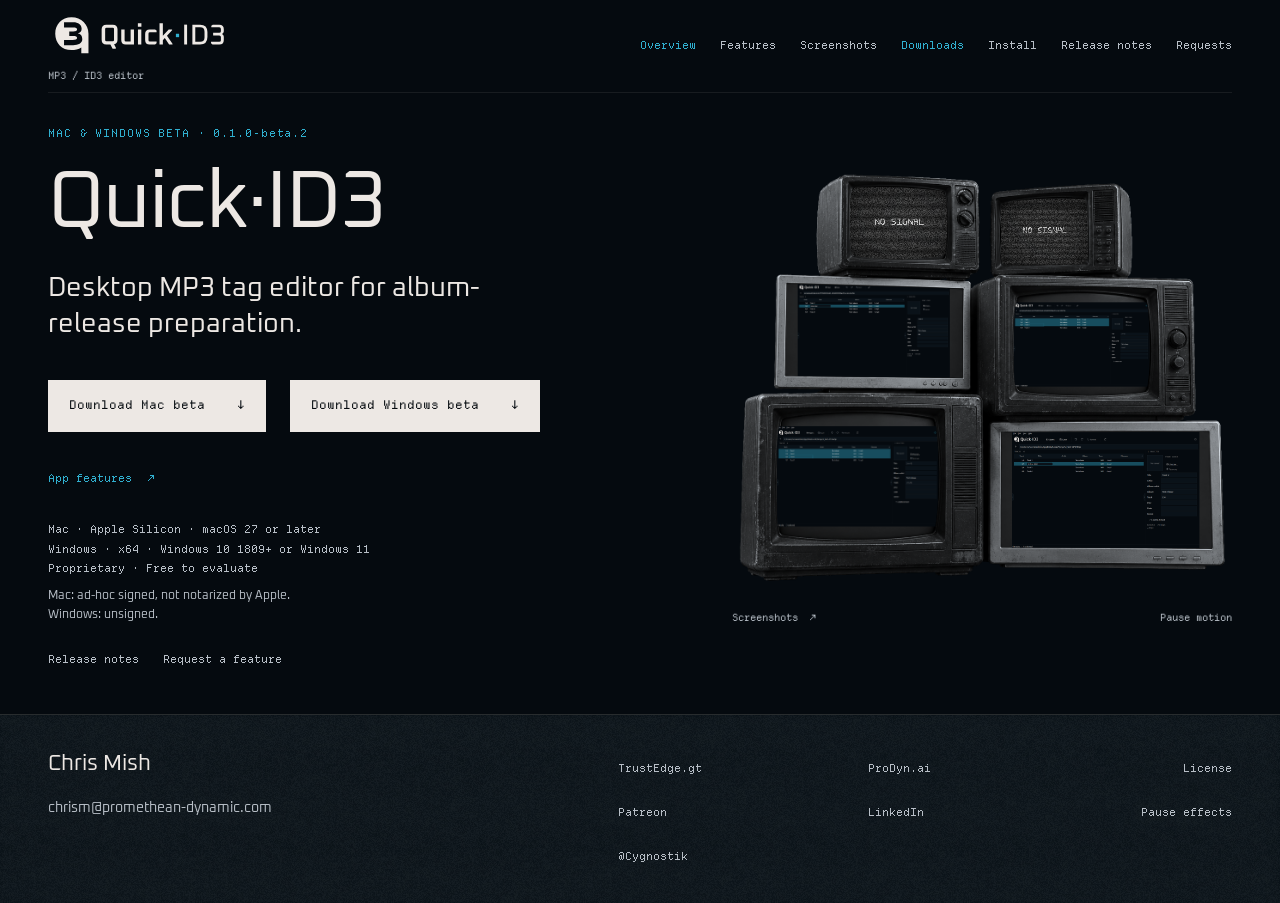
<file: site/index.html>
<!doctype html><html lang="en"><head><meta charset="utf-8"><meta name="viewport" content="width=device-width,initial-scale=1"><meta name="theme-color" content="#050A0F"><title>MP3 tag editor for Mac &amp; Windows — Quick·ID3</title><meta name="description" content="Quick·ID3 is a desktop MP3 tag editor for album-release preparation. Mac Apple Silicon and Windows x64 beta 0.1.0-beta.2; proprietary, free to evaluate.">
<link rel="canonical" href="https://quickid3.com/">
<meta name="robots" content="index,follow,max-image-preview:large">
<meta property="og:type" content="website">
<meta property="og:locale" content="en_US">
<meta property="og:site_name" content="Quick·ID3">
<meta property="og:title" content="MP3 tag editor for Mac &amp; Windows — Quick·ID3">
<meta property="og:description" content="Quick·ID3 is a desktop MP3 tag editor for album-release preparation. Mac Apple Silicon and Windows x64 beta 0.1.0-beta.2; proprietary, free to evaluate.">
<meta property="og:url" content="https://quickid3.com/">
<meta property="og:image" content="https://quickid3.com/assets/social/home-beta2-v1.jpg">
<meta property="og:image:secure_url" content="https://quickid3.com/assets/social/home-beta2-v1.jpg">
<meta property="og:image:type" content="image/jpeg">
<meta property="og:image:width" content="1200">
<meta property="og:image:height" content="630">
<meta property="og:image:alt" content="Quick·ID3 overview card with the logo, Mac &amp; Windows beta 0.1.0-beta.2 label, and a pile of six TVs and monitors. Four screens show native app captures with test tracks; two show static.">
<meta name="twitter:card" content="summary_large_image">
<meta name="twitter:title" content="MP3 tag editor for Mac &amp; Windows — Quick·ID3">
<meta name="twitter:description" content="Quick·ID3 is a desktop MP3 tag editor for album-release preparation. Mac Apple Silicon and Windows x64 beta 0.1.0-beta.2; proprietary, free to evaluate.">
<meta name="twitter:image" content="https://quickid3.com/assets/social/home-beta2-v1.jpg">
<meta name="twitter:image:alt" content="Quick·ID3 overview card with the logo, Mac &amp; Windows beta 0.1.0-beta.2 label, and a pile of six TVs and monitors. Four screens show native app captures with test tracks; two show static.">
<link rel="icon" href="/favicon.ico" sizes="16x16 32x32 48x48" type="image/x-icon">
<link rel="icon" href="/assets/icons/favicon-32.png" sizes="32x32" type="image/png">
<link rel="icon" href="/assets/icons/favicon-48.png" sizes="48x48" type="image/png">
<link rel="apple-touch-icon" href="/assets/icons/apple-touch-icon.png" sizes="180x180">
<link rel="manifest" href="/site.webmanifest">
<script type="application/ld+json">{"@context":"https://schema.org","@graph":[{"@type":"WebSite","@id":"https://quickid3.com/#website","url":"https://quickid3.com/","name":"Quick·ID3","inLanguage":"en-US"},{"@type":"WebPage","@id":"https://quickid3.com/#webpage","url":"https://quickid3.com/","name":"MP3 tag editor for Mac & Windows — Quick·ID3","description":"Quick·ID3 is a desktop MP3 tag editor for album-release preparation. Mac Apple Silicon and Windows x64 beta 0.1.0-beta.2; proprietary, free to evaluate.","inLanguage":"en-US","isPartOf":{"@id":"https://quickid3.com/#website"},"about":{"@id":"https://quickid3.com/#software"}},{"@type":"SoftwareApplication","@id":"https://quickid3.com/#software","name":"Quick·ID3","url":"https://quickid3.com/","description":"Proprietary desktop MP3 tag editor for album-release preparation. Free to evaluate.","softwareVersion":"0.1.0-beta.2","applicationCategory":"MultimediaApplication","operatingSystem":["macOS 27 or later (Apple Silicon)","Windows 10 version 1809 or later, or Windows 11 (x64)"],"license":"https://quickid3.com/licenses.html","downloadUrl":"https://quickid3.com/downloads.html"}]}</script>
<link rel="icon" href="assets/favicon.svg" type="image/svg+xml"><link rel="preload" href="assets/fonts/Oxanium-wght.woff2" as="font" type="font/woff2" crossorigin><link rel="preload" href="assets/fonts/DepartureMono-Regular.woff2" as="font" type="font/woff2" crossorigin><link rel="stylesheet" href="assets/dsm-tokens.css"><link rel="stylesheet" href="style.css"><link rel="stylesheet" href="product.css"><script src="screenshots.js" defer></script><script src="signals.js" defer></script><link rel="stylesheet" href="release-preview.css"><link rel="stylesheet" href="multipage.css"><script src="footer.js" defer></script></head><body class="release-mockup multipage home-page"><a class="skip" href="#main">Skip to content</a><header class="site-header"><div class="masthead wrap"><div class="header-brand"><a class="brand" href="index.html" aria-label="Quick·ID3 home"><img src="assets/lockup-dark.svg" width="184" height="44" alt="Quick·ID3"></a><p class="header-info">MP3 / ID3 editor</p></div><nav aria-label="Main navigation"><a href="index.html" aria-current="page">Overview</a><a href="features.html">Features</a><a href="screenshots.html">Screenshots</a><a href="downloads.html">Downloads</a><a href="install.html">Install</a><a href="release-notes.html">Release notes</a><a href="feature-requests.html">Requests</a></nav></div></header><main id="main"><section class="hero wrap"><div class="hero-copy"><p class="release-eyebrow">MAC &amp; WINDOWS BETA · 0.1.0-beta.2</p><h1>Quick·ID3</h1><p class="product-description">Desktop MP3 tag editor for album-release preparation.</p><div class="platform-actions"><a class="button primary" href="downloads.html#download-mac">Download Mac beta <span aria-hidden="true">↓</span></a><a class="button primary" href="downloads.html#download-windows">Download Windows beta <span aria-hidden="true">↓</span></a><a class="inline-link" href="features.html">App features <span aria-hidden="true">↗</span></a></div><p class="hero-requirements">Mac · Apple Silicon · macOS 27 or later<br>Windows · x64 · Windows 10 1809+ or Windows 11<br>Proprietary · Free to evaluate</p><p class="hero-signing">Mac: ad-hoc signed, not notarized by Apple.<br>Windows: unsigned.</p><div class="home-links"><a href="release-notes.html">Release notes</a><a href="feature-requests.html">Request a feature</a></div></div><div class="pile-group"><a class="pile-link" href="screenshots.html" aria-label="View application screenshots"><svg class="tv-pile" viewBox="184 10 1164 984" xmlns="http://www.w3.org/2000/svg" aria-hidden="true"><defs><clipPath id="clip-snow-a"><path d="M470 60 Q573 55 673 68 Q686 72 686 145 L682 213 Q680 225 574 228 Q470 224 463 214 Q455 180 458 98 Q459 69 470 60 Z"/></clipPath><clipPath id="clip-snow-b"><path d="M820 95 Q917 80 1000 86 Q1010 87 1011 108 L1013 222 Q1011 237 995 240 L825 242 Q810 238 810 223 L809 115 Q810 99 820 95 Z"/></clipPath><clipPath id="clip-mac-lcd"><path d="M310 284 L721 295 L721 503 L306 499 Z"/></clipPath><clipPath id="clip-mac-crt"><path d="M859 313 Q1002 297 1134 316 Q1149 318 1152 339 Q1163 442 1151 524 Q1147 540 1119 541 Q985 550 858 536 Q844 533 842 512 Q834 420 843 339 Q846 319 859 313 Z"/></clipPath><clipPath id="clip-windows-crt"><path d="M310 594 Q480 570 640 591 Q655 594 659 614 Q674 740 656 859 Q653 872 633 875 Q476 891 307 876 Q293 874 291 853 Q280 735 292 620 Q293 601 310 594 Z"/></clipPath><clipPath id="clip-windows-lcd"><path d="M810 630 L1294 629 L1300 900 L809 898 Z"/></clipPath></defs><image href="assets/tv-pile-neutral.png" x="0" y="0" width="1536" height="1024"/><g class="screen-plane crt" data-permanent="snow-a" clip-path="url(#clip-snow-a)"><foreignObject x="458" y="59" width="229" height="171"><div xmlns="http://www.w3.org/1999/xhtml" class="screen-surface"><canvas width="320" height="240"></canvas></div></foreignObject><text class="screen-fallback" x="572.5" y="144.5" text-anchor="middle" fill="white" font-family="monospace" font-size="18">NO SIGNAL</text></g><g class="screen-plane crt" data-permanent="snow-b" clip-path="url(#clip-snow-b)"><foreignObject x="809" y="85" width="205" height="158"><div xmlns="http://www.w3.org/1999/xhtml" class="screen-surface"><canvas width="320" height="240"></canvas></div></foreignObject><text class="screen-fallback" x="911.5" y="164.0" text-anchor="middle" fill="white" font-family="monospace" font-size="18">NO SIGNAL</text></g><g class="screen-plane lcd" data-slot="mac-lcd" clip-path="url(#clip-mac-lcd)"><foreignObject x="306" y="284" width="416" height="220"><div xmlns="http://www.w3.org/1999/xhtml" class="screen-surface"><canvas width="384" height="240"></canvas></div></foreignObject><text class="screen-fallback" x="514.0" y="394.0" text-anchor="middle" fill="white" font-family="monospace" font-size="18">NO SIGNAL</text></g><g class="screen-plane crt" data-slot="mac-crt" clip-path="url(#clip-mac-crt)"><foreignObject x="840" y="307" width="316" height="237"><div xmlns="http://www.w3.org/1999/xhtml" class="screen-surface"><canvas width="320" height="240"></canvas></div></foreignObject><text class="screen-fallback" x="998.0" y="425.5" text-anchor="middle" fill="white" font-family="monospace" font-size="18">NO SIGNAL</text></g><g class="screen-plane crt" data-slot="windows-crt" clip-path="url(#clip-windows-crt)"><foreignObject x="289" y="583" width="376" height="299"><div xmlns="http://www.w3.org/1999/xhtml" class="screen-surface"><canvas width="320" height="240"></canvas></div></foreignObject><text class="screen-fallback" x="477.0" y="732.5" text-anchor="middle" fill="white" font-family="monospace" font-size="18">NO SIGNAL</text></g><g class="screen-plane lcd" data-slot="windows-lcd" clip-path="url(#clip-windows-lcd)"><foreignObject x="809" y="629" width="490" height="271"><div xmlns="http://www.w3.org/1999/xhtml" class="screen-surface"><canvas width="384" height="240"></canvas></div></foreignObject><text class="screen-fallback" x="1054.0" y="764.5" text-anchor="middle" fill="white" font-family="monospace" font-size="18">NO SIGNAL</text></g></svg></a><div class="pile-controls"><a href="screenshots.html">Screenshots <span aria-hidden="true">↗</span></a><button id="motion-toggle" type="button" aria-pressed="false" disabled>Pause motion</button></div></div></section></main><footer class="glass-footer"><canvas class="footer-snow" aria-hidden="true"></canvas><div class="footer-inner wrap"><div class="footer-identity"><strong>Chris Mish</strong><a href="mailto:chrism@promethean-dynamic.com">chrism@promethean-dynamic.com</a></div><div class="footer-links-compact"><a href="https://TrustEdge.gt/" target="_blank" rel="noopener">TrustEdge.gt</a><a href="https://www.ProDyn.ai/" target="_blank" rel="noopener">ProDyn.ai</a><a href="https://patreon.com/c/chrismish" target="_blank" rel="noopener">Patreon</a><a href="https://linkedin.com/in/chrismish/" target="_blank" rel="noopener">LinkedIn</a><span class="footer-social">@Cygnostik</span></div><div class="footer-utility"><a href="licenses/evaluation-license.txt">License</a><button class="footer-motion" type="button" aria-pressed="false" hidden>Pause effects</button></div></div></footer></body></html>
</file>
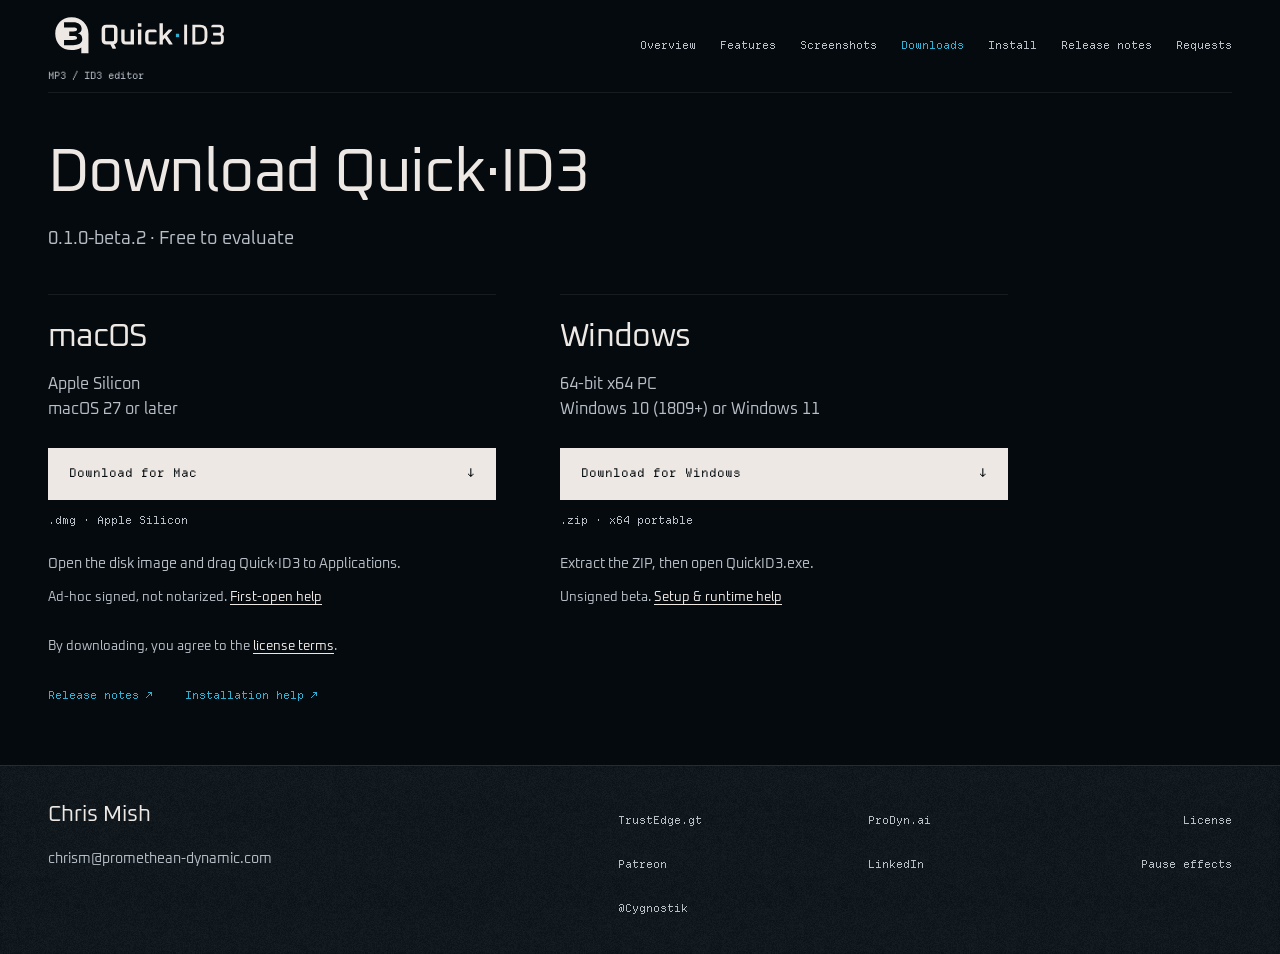
<file: site/downloads.html>
<!doctype html><html lang="en"><head><meta charset="utf-8"><meta name="viewport" content="width=device-width,initial-scale=1"><meta name="theme-color" content="#050A0F"><title>Download Mac &amp; Windows beta 0.1.0-beta.2 — Quick·ID3</title><meta name="description" content="Download Quick·ID3 0.1.0-beta.2 for Apple Silicon Macs on macOS 27+ or x64 PCs on Windows 10 (1809+) or Windows 11. Proprietary; free to evaluate.">
<link rel="canonical" href="https://quickid3.com/downloads.html">
<meta name="robots" content="index,follow,max-image-preview:large">
<meta property="og:type" content="website">
<meta property="og:locale" content="en_US">
<meta property="og:site_name" content="Quick·ID3">
<meta property="og:title" content="Download Mac &amp; Windows beta 0.1.0-beta.2 — Quick·ID3">
<meta property="og:description" content="Download Quick·ID3 0.1.0-beta.2 for Apple Silicon Macs on macOS 27+ or x64 PCs on Windows 10 (1809+) or Windows 11. Proprietary; free to evaluate.">
<meta property="og:url" content="https://quickid3.com/downloads.html">
<meta property="og:image" content="https://quickid3.com/assets/social/downloads-beta2-v1.jpg">
<meta property="og:image:secure_url" content="https://quickid3.com/assets/social/downloads-beta2-v1.jpg">
<meta property="og:image:type" content="image/jpeg">
<meta property="og:image:width" content="1200">
<meta property="og:image:height" content="630">
<meta property="og:image:alt" content="Quick·ID3 downloads card with the logo, Mac &amp; Windows beta 0.1.0-beta.2 label, and a pile of six TVs and monitors. Four screens show native app captures with test tracks; two show static.">
<meta name="twitter:card" content="summary_large_image">
<meta name="twitter:title" content="Download Mac &amp; Windows beta 0.1.0-beta.2 — Quick·ID3">
<meta name="twitter:description" content="Download Quick·ID3 0.1.0-beta.2 for Apple Silicon Macs on macOS 27+ or x64 PCs on Windows 10 (1809+) or Windows 11. Proprietary; free to evaluate.">
<meta name="twitter:image" content="https://quickid3.com/assets/social/downloads-beta2-v1.jpg">
<meta name="twitter:image:alt" content="Quick·ID3 downloads card with the logo, Mac &amp; Windows beta 0.1.0-beta.2 label, and a pile of six TVs and monitors. Four screens show native app captures with test tracks; two show static.">
<link rel="icon" href="/favicon.ico" sizes="16x16 32x32 48x48" type="image/x-icon">
<link rel="icon" href="/assets/icons/favicon-32.png" sizes="32x32" type="image/png">
<link rel="icon" href="/assets/icons/favicon-48.png" sizes="48x48" type="image/png">
<link rel="apple-touch-icon" href="/assets/icons/apple-touch-icon.png" sizes="180x180">
<link rel="manifest" href="/site.webmanifest">
<script type="application/ld+json">{"@context":"https://schema.org","@graph":[{"@type":"WebPage","@id":"https://quickid3.com/downloads.html#webpage","url":"https://quickid3.com/downloads.html","name":"Download Mac & Windows beta 0.1.0-beta.2 — Quick·ID3","description":"Download Quick·ID3 0.1.0-beta.2 for Apple Silicon Macs on macOS 27+ or x64 PCs on Windows 10 (1809+) or Windows 11. Proprietary; free to evaluate.","inLanguage":"en-US","isPartOf":{"@id":"https://quickid3.com/#website"},"breadcrumb":{"@id":"https://quickid3.com/downloads.html#breadcrumb"},"about":{"@id":"https://quickid3.com/#software"}},{"@type":"BreadcrumbList","@id":"https://quickid3.com/downloads.html#breadcrumb","itemListElement":[{"@type":"ListItem","position":1,"name":"Quick·ID3","item":"https://quickid3.com/"},{"@type":"ListItem","position":2,"name":"Downloads","item":"https://quickid3.com/downloads.html"}]},{"@type":"SoftwareApplication","@id":"https://quickid3.com/#software","name":"Quick·ID3","url":"https://quickid3.com/","description":"Proprietary desktop MP3 tag editor for album-release preparation. Free to evaluate.","softwareVersion":"0.1.0-beta.2","applicationCategory":"MultimediaApplication","operatingSystem":["macOS 27 or later (Apple Silicon)","Windows 10 version 1809 or later, or Windows 11 (x64)"],"license":"https://quickid3.com/licenses.html","downloadUrl":"https://quickid3.com/downloads.html"}]}</script>
<link rel="icon" href="assets/favicon.svg" type="image/svg+xml"><link rel="preload" href="assets/fonts/Oxanium-wght.woff2" as="font" type="font/woff2" crossorigin><link rel="preload" href="assets/fonts/DepartureMono-Regular.woff2" as="font" type="font/woff2" crossorigin><link rel="stylesheet" href="assets/dsm-tokens.css"><link rel="stylesheet" href="style.css"><link rel="stylesheet" href="product.css"><script src="screenshots.js" defer></script><script src="signals.js" defer></script><link rel="stylesheet" href="release-preview.css"><link rel="stylesheet" href="multipage.css"><link rel="stylesheet" href="downloads.css"><script src="footer.js" defer></script></head><body class="release-mockup multipage"><a class="skip" href="#main">Skip to content</a><header class="site-header"><div class="masthead wrap"><div class="header-brand"><a class="brand" href="index.html" aria-label="Quick·ID3 home"><img src="assets/lockup-dark.svg" width="184" height="44" alt="Quick·ID3"></a><p class="header-info">MP3 / ID3 editor</p></div><nav aria-label="Main navigation"><a href="index.html">Overview</a><a href="features.html">Features</a><a href="screenshots.html">Screenshots</a><a href="downloads.html" aria-current="page">Downloads</a><a href="install.html">Install</a><a href="release-notes.html">Release notes</a><a href="feature-requests.html">Requests</a></nav></div></header><main id="main">
<div class="page-head wrap"><h1>Download Quick·ID3</h1><p>0.1.0-beta.2 · Free to evaluate</p></div>
<section id="downloads" class="simple-downloads wrap" aria-label="Mac and Windows downloads">
<form method="post" action="/download/mac" aria-describedby="download-terms">
<input type="hidden" name="version" value="0.1.0-beta.2">
<div class="download-platforms">
<article class="download-platform" aria-labelledby="mac-heading">
<h2 id="mac-heading">macOS</h2>
<p class="platform-requirements">Apple Silicon<br>macOS 27 or later</p>
<button class="button primary" id="download-mac" type="submit" name="accepted" value="evaluation-and-afl-2.1" formaction="/download/mac">Download for Mac <span aria-hidden="true">↓</span></button>
<p class="platform-format">.dmg · Apple Silicon</p>
<p class="platform-install">Open the disk image and drag Quick·ID3 to Applications.</p>
<p class="platform-signing">Ad-hoc signed, not notarized. <a href="install.html">First-open help</a></p>
</article>
<article class="download-platform" aria-labelledby="windows-heading">
<h2 id="windows-heading">Windows</h2>
<p class="platform-requirements">64-bit x64 PC<br>Windows 10 (1809+) or Windows 11</p>
<button class="button primary" id="download-windows" type="submit" name="accepted" value="evaluation-and-afl-2.1" formaction="/download/windows">Download for Windows <span aria-hidden="true">↓</span></button>
<p class="platform-format">.zip · x64 portable</p>
<p class="platform-install">Extract the ZIP, then open QuickID3.exe.</p>
<p class="platform-signing">Unsigned beta. <a href="install.html">Setup &amp; runtime help</a></p>
</article>
</div>
<p id="download-terms" class="download-terms">By downloading, you agree to the <a href="licenses.html">license terms</a>.</p>
</form>
<div class="download-help"><a class="inline-link" href="release-notes.html">Release notes ↗</a><a class="inline-link" href="install.html">Installation help ↗</a></div>
</section>
</main><footer class="glass-footer"><canvas class="footer-snow" aria-hidden="true"></canvas><div class="footer-inner wrap"><div class="footer-identity"><strong>Chris Mish</strong><a href="mailto:chrism@promethean-dynamic.com">chrism@promethean-dynamic.com</a></div><div class="footer-links-compact"><a href="https://TrustEdge.gt/" target="_blank" rel="noopener">TrustEdge.gt</a><a href="https://www.ProDyn.ai/" target="_blank" rel="noopener">ProDyn.ai</a><a href="https://patreon.com/c/chrismish" target="_blank" rel="noopener">Patreon</a><a href="https://linkedin.com/in/chrismish/" target="_blank" rel="noopener">LinkedIn</a><span class="footer-social">@Cygnostik</span></div><div class="footer-utility"><a href="licenses.html">License</a><button class="footer-motion" type="button" aria-pressed="false" hidden>Pause effects</button></div></div></footer></body></html>
</file>
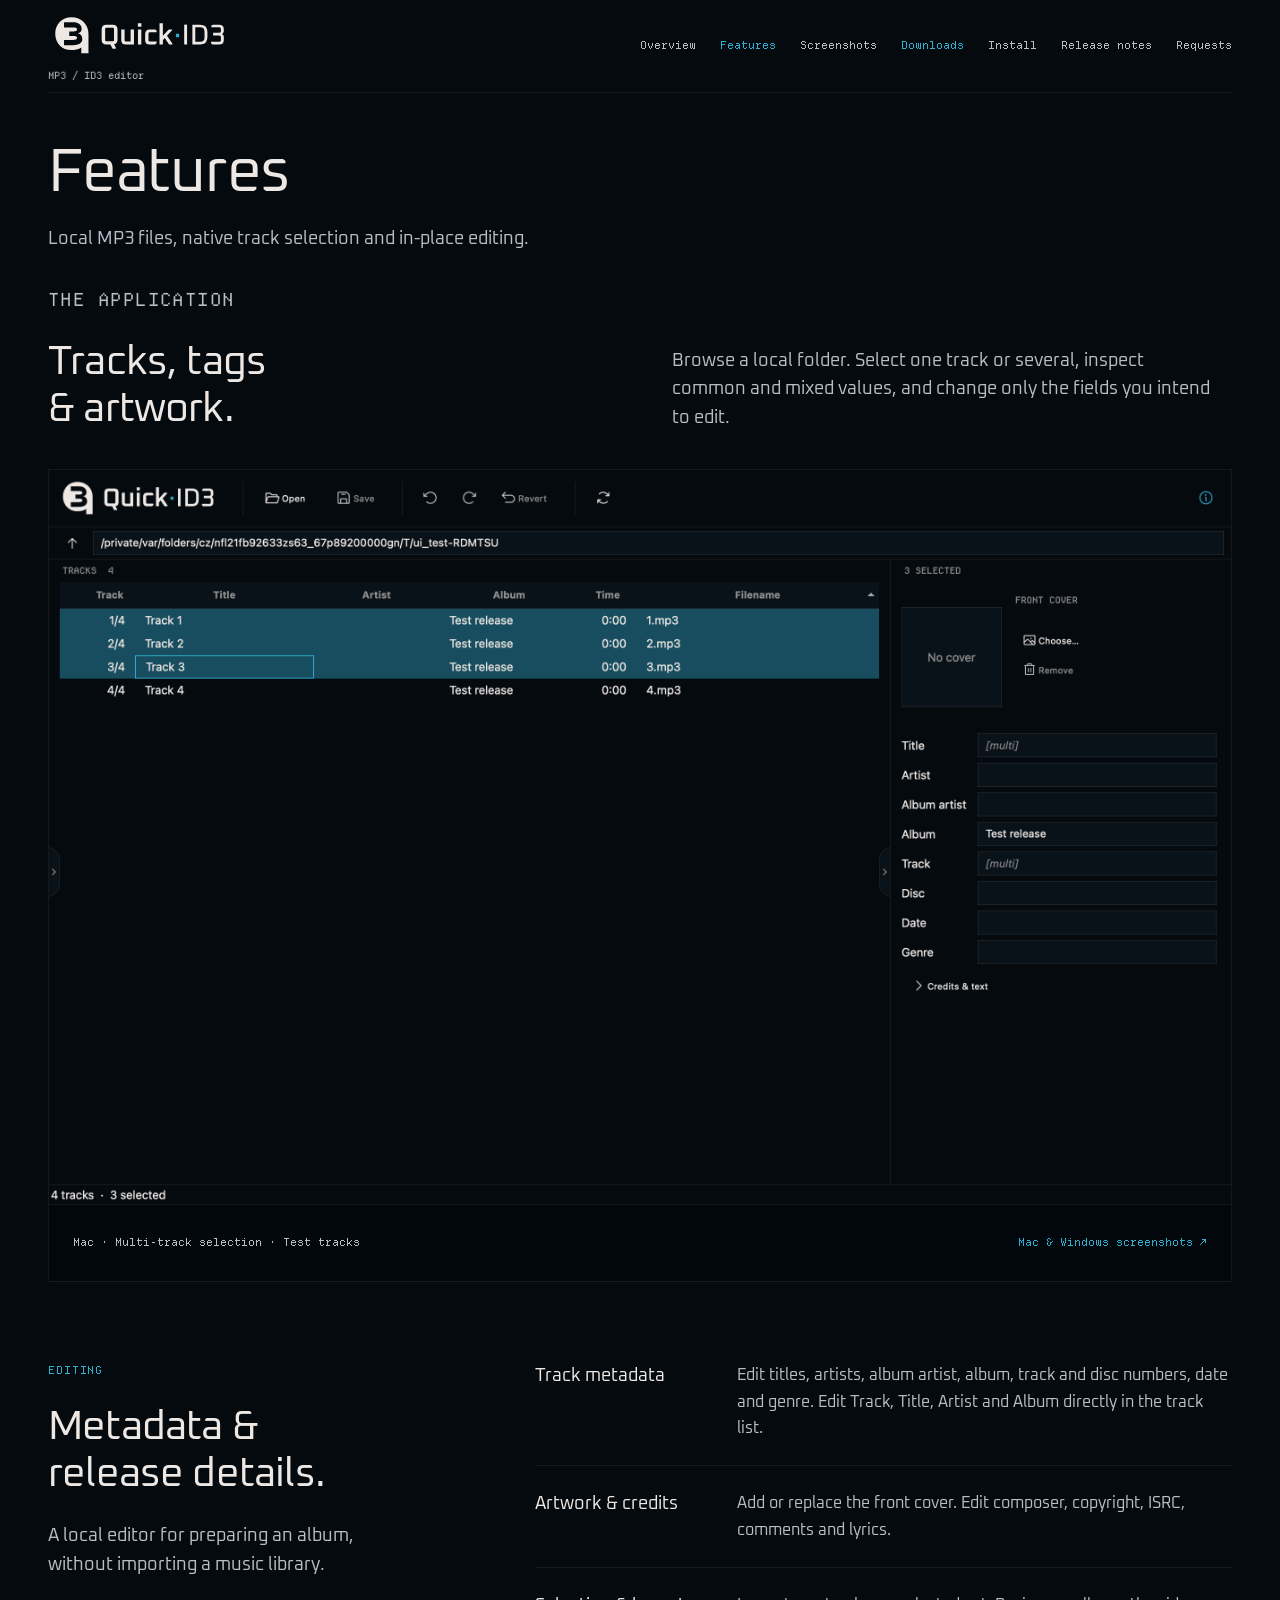
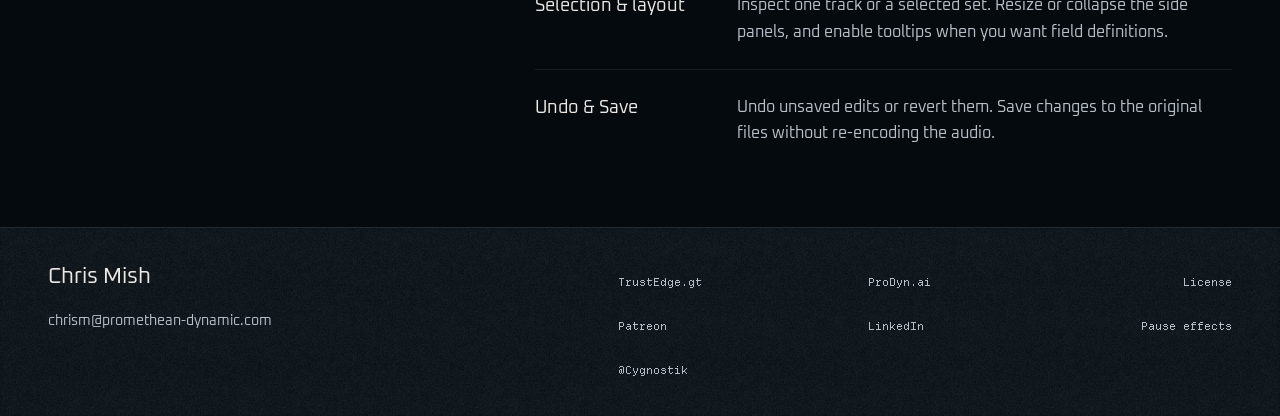
<file: site/features.html>
<!doctype html><html lang="en"><head><meta charset="utf-8"><meta name="viewport" content="width=device-width,initial-scale=1"><meta name="theme-color" content="#050A0F"><title>MP3 tag editing features — Quick·ID3</title><meta name="description" content="Browse local MP3s, edit one track or several, update tags and front-cover artwork, and save to the original files without re-encoding audio.">
<link rel="canonical" href="https://quickid3.com/features.html">
<meta name="robots" content="index,follow,max-image-preview:large">
<meta property="og:type" content="website">
<meta property="og:locale" content="en_US">
<meta property="og:site_name" content="Quick·ID3">
<meta property="og:title" content="MP3 tag editing features — Quick·ID3">
<meta property="og:description" content="Browse local MP3s, edit one track or several, update tags and front-cover artwork, and save to the original files without re-encoding audio.">
<meta property="og:url" content="https://quickid3.com/features.html">
<meta property="og:image" content="https://quickid3.com/assets/social/features-beta2-v1.jpg">
<meta property="og:image:secure_url" content="https://quickid3.com/assets/social/features-beta2-v1.jpg">
<meta property="og:image:type" content="image/jpeg">
<meta property="og:image:width" content="1200">
<meta property="og:image:height" content="630">
<meta property="og:image:alt" content="Quick·ID3 features card with the logo, Mac &amp; Windows beta 0.1.0-beta.2 label, and a pile of six TVs and monitors. Four screens show native app captures with test tracks; two show static.">
<meta name="twitter:card" content="summary_large_image">
<meta name="twitter:title" content="MP3 tag editing features — Quick·ID3">
<meta name="twitter:description" content="Browse local MP3s, edit one track or several, update tags and front-cover artwork, and save to the original files without re-encoding audio.">
<meta name="twitter:image" content="https://quickid3.com/assets/social/features-beta2-v1.jpg">
<meta name="twitter:image:alt" content="Quick·ID3 features card with the logo, Mac &amp; Windows beta 0.1.0-beta.2 label, and a pile of six TVs and monitors. Four screens show native app captures with test tracks; two show static.">
<link rel="icon" href="/favicon.ico" sizes="16x16 32x32 48x48" type="image/x-icon">
<link rel="icon" href="/assets/icons/favicon-32.png" sizes="32x32" type="image/png">
<link rel="icon" href="/assets/icons/favicon-48.png" sizes="48x48" type="image/png">
<link rel="apple-touch-icon" href="/assets/icons/apple-touch-icon.png" sizes="180x180">
<link rel="manifest" href="/site.webmanifest">
<script type="application/ld+json">{"@context":"https://schema.org","@graph":[{"@type":"WebPage","@id":"https://quickid3.com/features.html#webpage","url":"https://quickid3.com/features.html","name":"MP3 tag editing features — Quick·ID3","description":"Browse local MP3s, edit one track or several, update tags and front-cover artwork, and save to the original files without re-encoding audio.","inLanguage":"en-US","isPartOf":{"@id":"https://quickid3.com/#website"},"breadcrumb":{"@id":"https://quickid3.com/features.html#breadcrumb"}},{"@type":"BreadcrumbList","@id":"https://quickid3.com/features.html#breadcrumb","itemListElement":[{"@type":"ListItem","position":1,"name":"Quick·ID3","item":"https://quickid3.com/"},{"@type":"ListItem","position":2,"name":"Features","item":"https://quickid3.com/features.html"}]}]}</script>
<link rel="icon" href="assets/favicon.svg" type="image/svg+xml"><link rel="preload" href="assets/fonts/Oxanium-wght.woff2" as="font" type="font/woff2" crossorigin><link rel="preload" href="assets/fonts/DepartureMono-Regular.woff2" as="font" type="font/woff2" crossorigin><link rel="stylesheet" href="assets/dsm-tokens.css"><link rel="stylesheet" href="style.css"><link rel="stylesheet" href="product.css"><script src="screenshots.js" defer></script><script src="signals.js" defer></script><link rel="stylesheet" href="release-preview.css"><link rel="stylesheet" href="multipage.css"><script src="footer.js" defer></script></head><body class="release-mockup multipage"><a class="skip" href="#main">Skip to content</a><header class="site-header"><div class="masthead wrap"><div class="header-brand"><a class="brand" href="index.html" aria-label="Quick·ID3 home"><img src="assets/lockup-dark.svg" width="184" height="44" alt="Quick·ID3"></a><p class="header-info">MP3 / ID3 editor</p></div><nav aria-label="Main navigation"><a href="index.html">Overview</a><a href="features.html" aria-current="page">Features</a><a href="screenshots.html">Screenshots</a><a href="downloads.html">Downloads</a><a href="install.html">Install</a><a href="release-notes.html">Release notes</a><a href="feature-requests.html">Requests</a></nav></div></header><main id="main"><div class="page-head wrap"><h1>Features</h1><p>Local MP3 files, native track selection and in-place editing.</p></div><section id="editor" class="editor-section wrap"><div class="section-heading"><div><p class="release-eyebrow">THE APPLICATION</p><h2>Tracks, tags<br>&amp; artwork.</h2></div><p>Browse a local folder. Select one track or several, inspect common and mixed values, and change only the fields you intend to edit.</p></div><figure class="editor-frame"><a href="assets/screenshots/mac-selection.png" aria-label="View full-resolution Mac editor screenshot"><img src="assets/screenshots/mac-selection.png" width="2640" height="1640" alt="Quick·ID3 on Mac with multiple tracks selected and mixed metadata in the inspector" loading="lazy"></a><figcaption><span>Mac · Multi-track selection · Test tracks</span><a href="screenshots.html">Mac &amp; Windows screenshots <span aria-hidden="true">&nbsp;↗</span></a></figcaption></figure></section><section id="features" class="capability-section wrap"><div><p class="release-eyebrow">EDITING</p><h2>Metadata &amp;<br>release details.</h2><p class="section-intro">A local editor for preparing an album, without importing a music library.</p></div><dl class="capability-list"><div><dt>Track metadata</dt><dd>Edit titles, artists, album artist, album, track and disc numbers, date and genre. Edit Track, Title, Artist and Album directly in the track list.</dd></div><div><dt>Artwork &amp; credits</dt><dd>Add or replace the front cover. Edit composer, copyright, ISRC, comments and lyrics.</dd></div><div><dt>Selection &amp; layout</dt><dd>Inspect one track or a selected set. Resize or collapse the side panels, and enable tooltips when you want field definitions.</dd></div><div><dt>Undo &amp; Save</dt><dd>Undo unsaved edits or revert them. Save changes to the original files without re-encoding the audio.</dd></div></dl></section></main><footer class="glass-footer"><canvas class="footer-snow" aria-hidden="true"></canvas><div class="footer-inner wrap"><div class="footer-identity"><strong>Chris Mish</strong><a href="mailto:chrism@promethean-dynamic.com">chrism@promethean-dynamic.com</a></div><div class="footer-links-compact"><a href="https://TrustEdge.gt/" target="_blank" rel="noopener">TrustEdge.gt</a><a href="https://www.ProDyn.ai/" target="_blank" rel="noopener">ProDyn.ai</a><a href="https://patreon.com/c/chrismish" target="_blank" rel="noopener">Patreon</a><a href="https://linkedin.com/in/chrismish/" target="_blank" rel="noopener">LinkedIn</a><span class="footer-social">@Cygnostik</span></div><div class="footer-utility"><a href="licenses/evaluation-license.txt">License</a><button class="footer-motion" type="button" aria-pressed="false" hidden>Pause effects</button></div></div></footer></body></html>
</file>
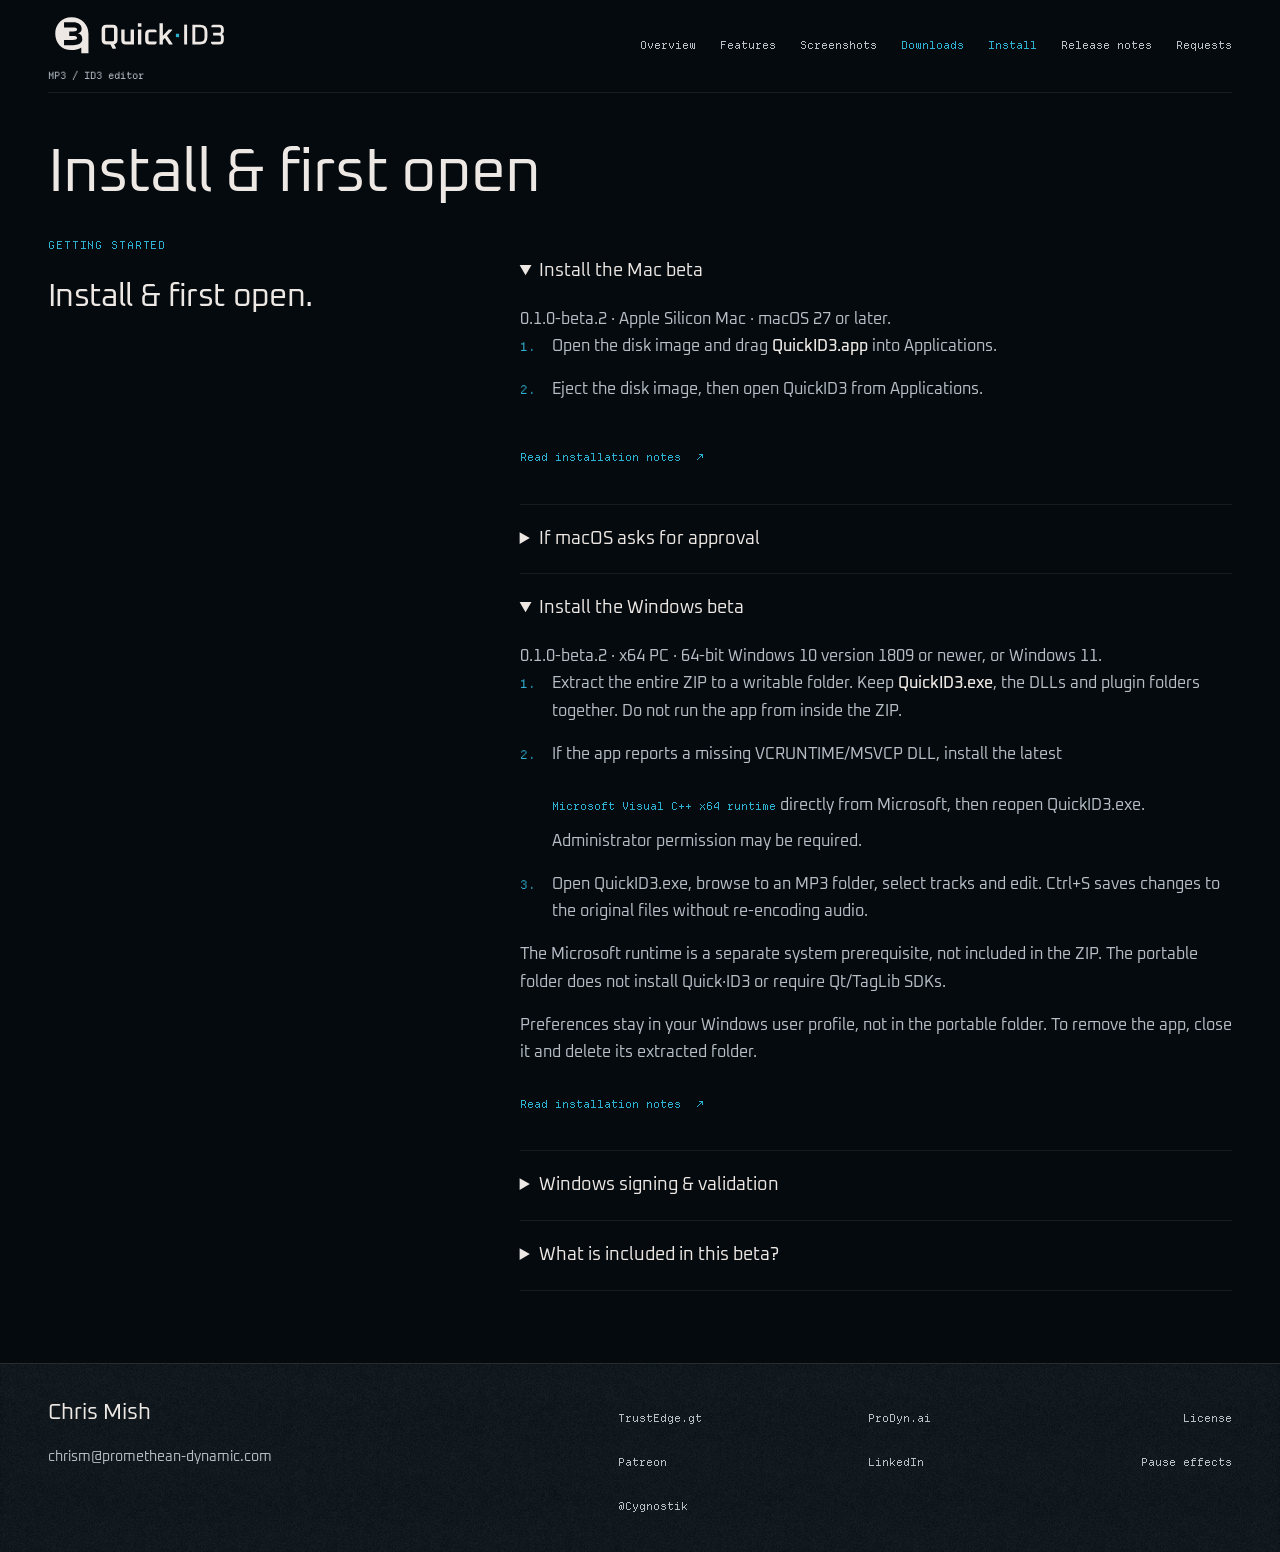
<file: site/install.html>
<!doctype html><html lang="en"><head><meta charset="utf-8"><meta name="viewport" content="width=device-width,initial-scale=1"><meta name="theme-color" content="#050A0F"><title>Install &amp; first-open help — Quick·ID3</title><meta name="description" content="Install the Quick·ID3 Mac or Windows beta. Read macOS first-open guidance, Windows ZIP setup, Visual C++ runtime requirements and signing disclosures.">
<link rel="canonical" href="https://quickid3.com/install.html">
<meta name="robots" content="index,follow,max-image-preview:large">
<meta property="og:type" content="website">
<meta property="og:locale" content="en_US">
<meta property="og:site_name" content="Quick·ID3">
<meta property="og:title" content="Install &amp; first-open help — Quick·ID3">
<meta property="og:description" content="Install the Quick·ID3 Mac or Windows beta. Read macOS first-open guidance, Windows ZIP setup, Visual C++ runtime requirements and signing disclosures.">
<meta property="og:url" content="https://quickid3.com/install.html">
<meta property="og:image" content="https://quickid3.com/assets/social/install-beta2-v1.jpg">
<meta property="og:image:secure_url" content="https://quickid3.com/assets/social/install-beta2-v1.jpg">
<meta property="og:image:type" content="image/jpeg">
<meta property="og:image:width" content="1200">
<meta property="og:image:height" content="630">
<meta property="og:image:alt" content="Quick·ID3 install card with the logo, Mac &amp; Windows beta 0.1.0-beta.2 label, and a pile of six TVs and monitors. Four screens show native app captures with test tracks; two show static.">
<meta name="twitter:card" content="summary_large_image">
<meta name="twitter:title" content="Install &amp; first-open help — Quick·ID3">
<meta name="twitter:description" content="Install the Quick·ID3 Mac or Windows beta. Read macOS first-open guidance, Windows ZIP setup, Visual C++ runtime requirements and signing disclosures.">
<meta name="twitter:image" content="https://quickid3.com/assets/social/install-beta2-v1.jpg">
<meta name="twitter:image:alt" content="Quick·ID3 install card with the logo, Mac &amp; Windows beta 0.1.0-beta.2 label, and a pile of six TVs and monitors. Four screens show native app captures with test tracks; two show static.">
<link rel="icon" href="/favicon.ico" sizes="16x16 32x32 48x48" type="image/x-icon">
<link rel="icon" href="/assets/icons/favicon-32.png" sizes="32x32" type="image/png">
<link rel="icon" href="/assets/icons/favicon-48.png" sizes="48x48" type="image/png">
<link rel="apple-touch-icon" href="/assets/icons/apple-touch-icon.png" sizes="180x180">
<link rel="manifest" href="/site.webmanifest">
<script type="application/ld+json">{"@context":"https://schema.org","@graph":[{"@type":"WebPage","@id":"https://quickid3.com/install.html#webpage","url":"https://quickid3.com/install.html","name":"Install & first-open help — Quick·ID3","description":"Install the Quick·ID3 Mac or Windows beta. Read macOS first-open guidance, Windows ZIP setup, Visual C++ runtime requirements and signing disclosures.","inLanguage":"en-US","isPartOf":{"@id":"https://quickid3.com/#website"},"breadcrumb":{"@id":"https://quickid3.com/install.html#breadcrumb"}},{"@type":"BreadcrumbList","@id":"https://quickid3.com/install.html#breadcrumb","itemListElement":[{"@type":"ListItem","position":1,"name":"Quick·ID3","item":"https://quickid3.com/"},{"@type":"ListItem","position":2,"name":"Install","item":"https://quickid3.com/install.html"}]}]}</script>
<link rel="icon" href="assets/favicon.svg" type="image/svg+xml"><link rel="preload" href="assets/fonts/Oxanium-wght.woff2" as="font" type="font/woff2" crossorigin><link rel="preload" href="assets/fonts/DepartureMono-Regular.woff2" as="font" type="font/woff2" crossorigin><link rel="stylesheet" href="assets/dsm-tokens.css"><link rel="stylesheet" href="style.css"><link rel="stylesheet" href="product.css"><script src="screenshots.js" defer></script><script src="signals.js" defer></script><link rel="stylesheet" href="release-preview.css"><link rel="stylesheet" href="multipage.css"><script src="footer.js" defer></script></head><body class="release-mockup multipage"><a class="skip" href="#main">Skip to content</a><header class="site-header"><div class="masthead wrap"><div class="header-brand"><a class="brand" href="index.html" aria-label="Quick·ID3 home"><img src="assets/lockup-dark.svg" width="184" height="44" alt="Quick·ID3"></a><p class="header-info">MP3 / ID3 editor</p></div><nav aria-label="Main navigation"><a href="index.html">Overview</a><a href="features.html">Features</a><a href="screenshots.html">Screenshots</a><a href="downloads.html">Downloads</a><a href="install.html" aria-current="page">Install</a><a href="release-notes.html">Release notes</a><a href="feature-requests.html">Requests</a></nav></div></header><main id="main"><div class="page-head wrap"><h1>Install &amp; first open</h1></div><section id="first-open" class="install-section wrap"><div><p class="release-eyebrow">GETTING STARTED</p><h2>Install &amp; first open.</h2></div><div><details open><summary>Install the Mac beta</summary><div class="answer"><p>0.1.0-beta.2 · Apple Silicon Mac · macOS 27 or later.</p><ol class="install-steps"><li>Open the disk image and drag <strong>QuickID3.app</strong> into Applications.</li><li>Eject the disk image, then open QuickID3 from Applications.</li></ol><a class="inline-link" href="releases/INSTALL.txt">Read installation notes <span aria-hidden="true">↗</span></a></div></details><details><summary>If macOS asks for approval</summary><div class="answer"><p>This beta is ad-hoc signed and is not notarized by Apple. If macOS blocks it as an unidentified or unverified developer, attempt to open it once, then go to <strong>System Settings → Privacy &amp; Security → Open Anyway</strong>.</p><p class="install-note">Confirm only if this is the download you intended to install. Do not disable Gatekeeper. If macOS reports malware or damaged software, stop rather than bypassing that warning.</p><a class="inline-link" href="https://support.apple.com/en-us/102445" target="_blank" rel="noopener">Apple’s first-open instructions <span aria-hidden="true">↗</span></a></div></details><details open><summary>Install the Windows beta</summary><div class="answer"><p>0.1.0-beta.2 · x64 PC · 64-bit Windows 10 version 1809 or newer, or Windows 11.</p><ol class="install-steps"><li>Extract the entire ZIP to a writable folder. Keep <strong>QuickID3.exe</strong>, the DLLs and plugin folders together. Do not run the app from inside the ZIP.</li><li>If the app reports a missing VCRUNTIME/MSVCP DLL, install the latest <a class="inline-link" href="https://aka.ms/vs/17/release/vc_redist.x64.exe">Microsoft Visual C++ x64 runtime</a> directly from Microsoft, then reopen QuickID3.exe. Administrator permission may be required.</li><li>Open QuickID3.exe, browse to an MP3 folder, select tracks and edit. Ctrl+S saves changes to the original files without re-encoding audio.</li></ol><p>The Microsoft runtime is a separate system prerequisite, not included in the ZIP. The portable folder does not install Quick·ID3 or require Qt/TagLib SDKs.</p><p>Preferences stay in your Windows user profile, not in the portable folder. To remove the app, close it and delete its extracted folder.</p><a class="inline-link" href="releases/INSTALL.txt">Read installation notes <span aria-hidden="true">↗</span></a></div></details><details><summary>Windows signing &amp; validation</summary><div class="answer"><p>This beta is unsigned (not Authenticode signed). Windows may show an unknown-publisher or SmartScreen warning.</p><p>The Qt runtime supports the Windows systems listed above. This beta’s automated native checks run on Windows Server 2022; physical multi-monitor setups and other Windows versions have not been validated by those checks.</p></div></details><details><summary>What is included in this beta?</summary><div class="answer"><p>Local MP3 browsing, single and multiple track editing, front-cover artwork, release credits, comments, lyrics, inline edits and in-place Save.</p><p>Keep independent copies of important music before using beta software. Save writes all edited tracks in the current folder, including tracks no longer selected.</p><a class="inline-link" href="release-notes.html">Read the release notes <span aria-hidden="true">↗</span></a></div></details></div></section></main><footer class="glass-footer"><canvas class="footer-snow" aria-hidden="true"></canvas><div class="footer-inner wrap"><div class="footer-identity"><strong>Chris Mish</strong><a href="mailto:chrism@promethean-dynamic.com">chrism@promethean-dynamic.com</a></div><div class="footer-links-compact"><a href="https://TrustEdge.gt/" target="_blank" rel="noopener">TrustEdge.gt</a><a href="https://www.ProDyn.ai/" target="_blank" rel="noopener">ProDyn.ai</a><a href="https://patreon.com/c/chrismish" target="_blank" rel="noopener">Patreon</a><a href="https://linkedin.com/in/chrismish/" target="_blank" rel="noopener">LinkedIn</a><span class="footer-social">@Cygnostik</span></div><div class="footer-utility"><a href="licenses/evaluation-license.txt">License</a><button class="footer-motion" type="button" aria-pressed="false" hidden>Pause effects</button></div></div></footer></body></html>
</file>
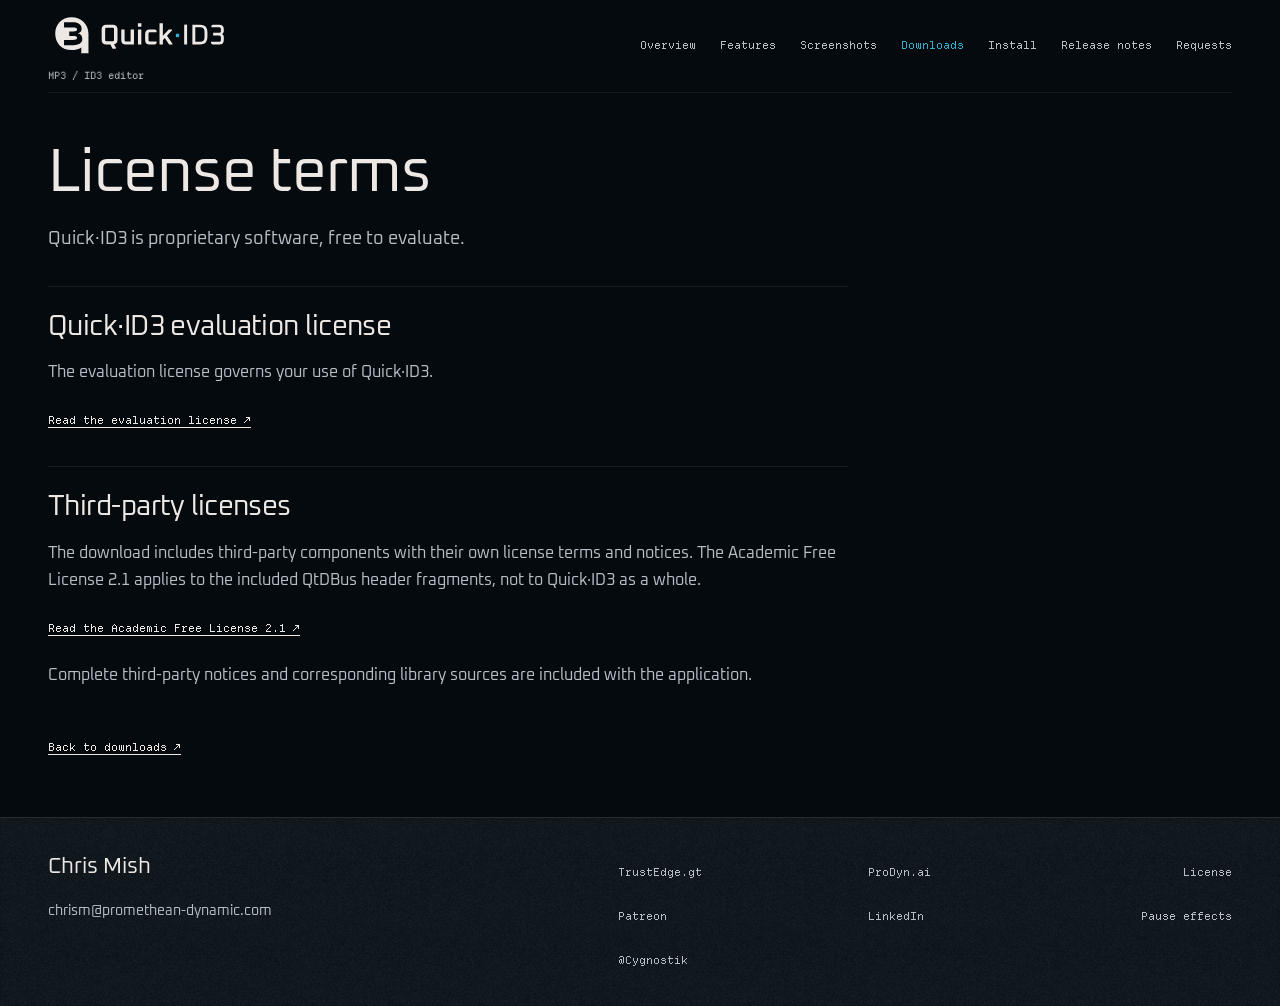
<file: site/licenses.html>
<!doctype html><html lang="en"><head><meta charset="utf-8"><meta name="viewport" content="width=device-width,initial-scale=1"><meta name="theme-color" content="#050A0F"><title>Evaluation &amp; third-party license terms — Quick·ID3</title><meta name="description" content="Read the Quick·ID3 evaluation license and third-party license notices. Quick·ID3 is proprietary software, free to evaluate; AFL-2.1 covers QtDBus header fragments.">
<link rel="canonical" href="https://quickid3.com/licenses.html">
<meta name="robots" content="index,follow,max-image-preview:large">
<meta property="og:type" content="website">
<meta property="og:locale" content="en_US">
<meta property="og:site_name" content="Quick·ID3">
<meta property="og:title" content="Evaluation &amp; third-party license terms — Quick·ID3">
<meta property="og:description" content="Read the Quick·ID3 evaluation license and third-party license notices. Quick·ID3 is proprietary software, free to evaluate; AFL-2.1 covers QtDBus header fragments.">
<meta property="og:url" content="https://quickid3.com/licenses.html">
<meta property="og:image" content="https://quickid3.com/assets/social/licenses-beta2-v1.jpg">
<meta property="og:image:secure_url" content="https://quickid3.com/assets/social/licenses-beta2-v1.jpg">
<meta property="og:image:type" content="image/jpeg">
<meta property="og:image:width" content="1200">
<meta property="og:image:height" content="630">
<meta property="og:image:alt" content="Quick·ID3 license terms card with the logo, Mac &amp; Windows beta 0.1.0-beta.2 label, and a pile of six TVs and monitors. Four screens show native app captures with test tracks; two show static.">
<meta name="twitter:card" content="summary_large_image">
<meta name="twitter:title" content="Evaluation &amp; third-party license terms — Quick·ID3">
<meta name="twitter:description" content="Read the Quick·ID3 evaluation license and third-party license notices. Quick·ID3 is proprietary software, free to evaluate; AFL-2.1 covers QtDBus header fragments.">
<meta name="twitter:image" content="https://quickid3.com/assets/social/licenses-beta2-v1.jpg">
<meta name="twitter:image:alt" content="Quick·ID3 license terms card with the logo, Mac &amp; Windows beta 0.1.0-beta.2 label, and a pile of six TVs and monitors. Four screens show native app captures with test tracks; two show static.">
<link rel="icon" href="/favicon.ico" sizes="16x16 32x32 48x48" type="image/x-icon">
<link rel="icon" href="/assets/icons/favicon-32.png" sizes="32x32" type="image/png">
<link rel="icon" href="/assets/icons/favicon-48.png" sizes="48x48" type="image/png">
<link rel="apple-touch-icon" href="/assets/icons/apple-touch-icon.png" sizes="180x180">
<link rel="manifest" href="/site.webmanifest">
<script type="application/ld+json">{"@context":"https://schema.org","@graph":[{"@type":"WebPage","@id":"https://quickid3.com/licenses.html#webpage","url":"https://quickid3.com/licenses.html","name":"Evaluation & third-party license terms — Quick·ID3","description":"Read the Quick·ID3 evaluation license and third-party license notices. Quick·ID3 is proprietary software, free to evaluate; AFL-2.1 covers QtDBus header fragments.","inLanguage":"en-US","isPartOf":{"@id":"https://quickid3.com/#website"},"breadcrumb":{"@id":"https://quickid3.com/licenses.html#breadcrumb"}},{"@type":"BreadcrumbList","@id":"https://quickid3.com/licenses.html#breadcrumb","itemListElement":[{"@type":"ListItem","position":1,"name":"Quick·ID3","item":"https://quickid3.com/"},{"@type":"ListItem","position":2,"name":"License terms","item":"https://quickid3.com/licenses.html"}]}]}</script>
<link rel="icon" href="assets/favicon.svg" type="image/svg+xml"><link rel="preload" href="assets/fonts/Oxanium-wght.woff2" as="font" type="font/woff2" crossorigin><link rel="preload" href="assets/fonts/DepartureMono-Regular.woff2" as="font" type="font/woff2" crossorigin><link rel="stylesheet" href="assets/dsm-tokens.css"><link rel="stylesheet" href="style.css"><link rel="stylesheet" href="product.css"><script src="screenshots.js" defer></script><script src="signals.js" defer></script><link rel="stylesheet" href="release-preview.css"><link rel="stylesheet" href="multipage.css"><link rel="stylesheet" href="downloads.css"><script src="footer.js" defer></script></head><body class="release-mockup multipage"><a class="skip" href="#main">Skip to content</a><header class="site-header"><div class="masthead wrap"><div class="header-brand"><a class="brand" href="index.html" aria-label="Quick·ID3 home"><img src="assets/lockup-dark.svg" width="184" height="44" alt="Quick·ID3"></a><p class="header-info">MP3 / ID3 editor</p></div><nav aria-label="Main navigation"><a href="index.html">Overview</a><a href="features.html">Features</a><a href="screenshots.html">Screenshots</a><a href="downloads.html">Downloads</a><a href="install.html">Install</a><a href="release-notes.html">Release notes</a><a href="feature-requests.html">Requests</a></nav></div></header><main id="main"><div class="page-head wrap"><h1>License terms</h1><p>Quick·ID3 is proprietary software, free to evaluate.</p></div>
<div class="wrap"><div class="license-content">
<section><h2>Quick·ID3 evaluation license</h2><p>The evaluation license governs your use of Quick·ID3.</p><a class="inline-link" href="licenses/evaluation-license.txt">Read the evaluation license ↗</a></section>
<section><h2>Third-party licenses</h2><p>The download includes third-party components with their own license terms and notices. The Academic Free License 2.1 applies to the included QtDBus header fragments, not to Quick·ID3 as a whole.</p><a class="inline-link" href="licenses/AFL-2.1.txt">Read the Academic Free License 2.1 ↗</a><p>Complete third-party notices and corresponding library sources are included with the application.</p></section>
<a class="inline-link" href="downloads.html">Back to downloads ↗</a>
</div></div></main><footer class="glass-footer"><canvas class="footer-snow" aria-hidden="true"></canvas><div class="footer-inner wrap"><div class="footer-identity"><strong>Chris Mish</strong><a href="mailto:chrism@promethean-dynamic.com">chrism@promethean-dynamic.com</a></div><div class="footer-links-compact"><a href="https://TrustEdge.gt/" target="_blank" rel="noopener">TrustEdge.gt</a><a href="https://www.ProDyn.ai/" target="_blank" rel="noopener">ProDyn.ai</a><a href="https://patreon.com/c/chrismish" target="_blank" rel="noopener">Patreon</a><a href="https://linkedin.com/in/chrismish/" target="_blank" rel="noopener">LinkedIn</a><span class="footer-social">@Cygnostik</span></div><div class="footer-utility"><a href="licenses/evaluation-license.txt">License</a><button class="footer-motion" type="button" aria-pressed="false" hidden>Pause effects</button></div></div></footer></body></html>
</file>
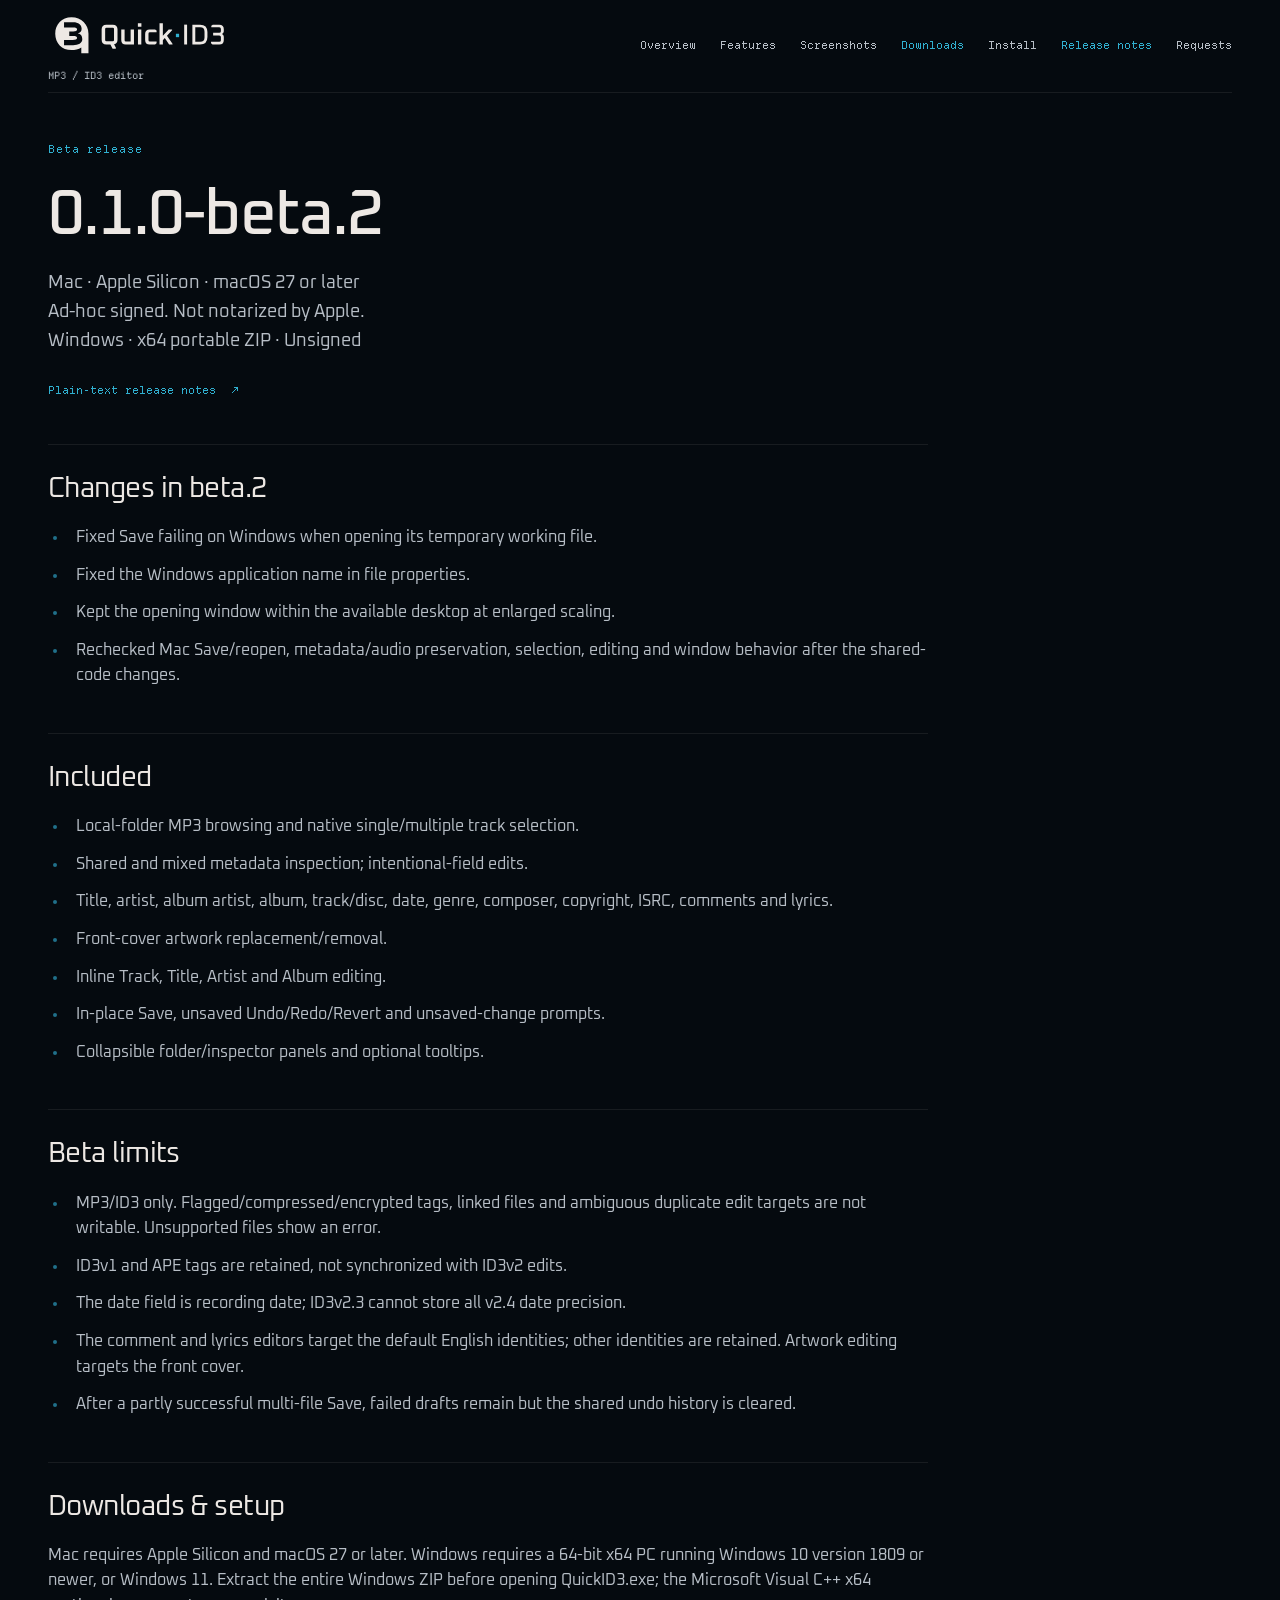
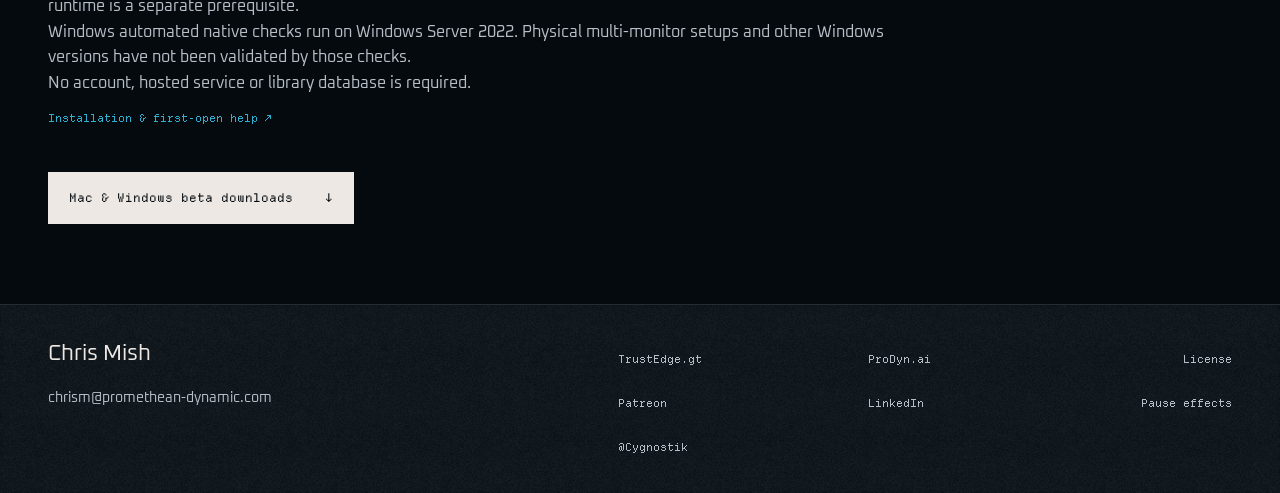
<file: site/release-notes.html>
<!doctype html><html lang="en"><head><meta charset="utf-8"><meta name="viewport" content="width=device-width,initial-scale=1"><meta name="theme-color" content="#050A0F"><title>Beta 0.1.0-beta.2 release notes — Quick·ID3</title><meta name="description" content="Read Quick·ID3 0.1.0-beta.2 changes, including the Windows Save fix, application-name and window-scaling fixes, included features and beta limitations.">
<link rel="canonical" href="https://quickid3.com/release-notes.html">
<meta name="robots" content="index,follow,max-image-preview:large">
<meta property="og:type" content="website">
<meta property="og:locale" content="en_US">
<meta property="og:site_name" content="Quick·ID3">
<meta property="og:title" content="Beta 0.1.0-beta.2 release notes — Quick·ID3">
<meta property="og:description" content="Read Quick·ID3 0.1.0-beta.2 changes, including the Windows Save fix, application-name and window-scaling fixes, included features and beta limitations.">
<meta property="og:url" content="https://quickid3.com/release-notes.html">
<meta property="og:image" content="https://quickid3.com/assets/social/release-notes-beta2-v1.jpg">
<meta property="og:image:secure_url" content="https://quickid3.com/assets/social/release-notes-beta2-v1.jpg">
<meta property="og:image:type" content="image/jpeg">
<meta property="og:image:width" content="1200">
<meta property="og:image:height" content="630">
<meta property="og:image:alt" content="Quick·ID3 release notes card with the logo, Mac &amp; Windows beta 0.1.0-beta.2 label, and a pile of six TVs and monitors. Four screens show native app captures with test tracks; two show static.">
<meta name="twitter:card" content="summary_large_image">
<meta name="twitter:title" content="Beta 0.1.0-beta.2 release notes — Quick·ID3">
<meta name="twitter:description" content="Read Quick·ID3 0.1.0-beta.2 changes, including the Windows Save fix, application-name and window-scaling fixes, included features and beta limitations.">
<meta name="twitter:image" content="https://quickid3.com/assets/social/release-notes-beta2-v1.jpg">
<meta name="twitter:image:alt" content="Quick·ID3 release notes card with the logo, Mac &amp; Windows beta 0.1.0-beta.2 label, and a pile of six TVs and monitors. Four screens show native app captures with test tracks; two show static.">
<link rel="icon" href="/favicon.ico" sizes="16x16 32x32 48x48" type="image/x-icon">
<link rel="icon" href="/assets/icons/favicon-32.png" sizes="32x32" type="image/png">
<link rel="icon" href="/assets/icons/favicon-48.png" sizes="48x48" type="image/png">
<link rel="apple-touch-icon" href="/assets/icons/apple-touch-icon.png" sizes="180x180">
<link rel="manifest" href="/site.webmanifest">
<script type="application/ld+json">{"@context":"https://schema.org","@graph":[{"@type":"WebPage","@id":"https://quickid3.com/release-notes.html#webpage","url":"https://quickid3.com/release-notes.html","name":"Beta 0.1.0-beta.2 release notes — Quick·ID3","description":"Read Quick·ID3 0.1.0-beta.2 changes, including the Windows Save fix, application-name and window-scaling fixes, included features and beta limitations.","inLanguage":"en-US","isPartOf":{"@id":"https://quickid3.com/#website"},"breadcrumb":{"@id":"https://quickid3.com/release-notes.html#breadcrumb"}},{"@type":"BreadcrumbList","@id":"https://quickid3.com/release-notes.html#breadcrumb","itemListElement":[{"@type":"ListItem","position":1,"name":"Quick·ID3","item":"https://quickid3.com/"},{"@type":"ListItem","position":2,"name":"Release notes","item":"https://quickid3.com/release-notes.html"}]}]}</script>
<link rel="icon" href="assets/favicon.svg" type="image/svg+xml"><link rel="preload" href="assets/fonts/Oxanium-wght.woff2" as="font" type="font/woff2" crossorigin><link rel="preload" href="assets/fonts/DepartureMono-Regular.woff2" as="font" type="font/woff2" crossorigin><link rel="stylesheet" href="assets/dsm-tokens.css"><link rel="stylesheet" href="style.css"><link rel="stylesheet" href="product.css"><script src="screenshots.js" defer></script><script src="signals.js" defer></script><link rel="stylesheet" href="release-preview.css"><link rel="stylesheet" href="multipage.css"><script src="footer.js" defer></script></head><body class="release-mockup multipage"><a class="skip" href="#main">Skip to content</a><header class="site-header"><div class="masthead wrap"><div class="header-brand"><a class="brand" href="index.html" aria-label="Quick·ID3 home"><img src="assets/lockup-dark.svg" width="184" height="44" alt="Quick·ID3"></a><p class="header-info">MP3 / ID3 editor</p></div><nav aria-label="Main navigation"><a href="index.html">Overview</a><a href="features.html">Features</a><a href="screenshots.html">Screenshots</a><a href="downloads.html">Downloads</a><a href="install.html">Install</a><a href="release-notes.html" aria-current="page">Release notes</a><a href="feature-requests.html">Requests</a></nav></div></header><main id="main" class="release-page wrap"><p class="release-eyebrow">Beta release</p><h1>0.1.0-beta.2</h1><p class="release-lead">Mac · Apple Silicon · macOS 27 or later<br>Ad-hoc signed. Not notarized by Apple.<br>Windows · x64 portable ZIP · Unsigned</p><a class="inline-link" href="releases/RELEASE-NOTES.txt" target="_blank" rel="noopener">Plain-text release notes <span aria-hidden="true">↗</span></a><section><h2>Changes in beta.2</h2><ul><li>Fixed Save failing on Windows when opening its temporary working file.</li><li>Fixed the Windows application name in file properties.</li><li>Kept the opening window within the available desktop at enlarged scaling.</li><li>Rechecked Mac Save/reopen, metadata/audio preservation, selection, editing and window behavior after the shared-code changes.</li></ul></section><section><h2>Included</h2><ul><li>Local-folder MP3 browsing and native single/multiple track selection.</li><li>Shared and mixed metadata inspection; intentional-field edits.</li><li>Title, artist, album artist, album, track/disc, date, genre, composer, copyright, ISRC, comments and lyrics.</li><li>Front-cover artwork replacement/removal.</li><li>Inline Track, Title, Artist and Album editing.</li><li>In-place Save, unsaved Undo/Redo/Revert and unsaved-change prompts.</li><li>Collapsible folder/inspector panels and optional tooltips.</li></ul></section><section><h2>Beta limits</h2><ul><li>MP3/ID3 only. Flagged/compressed/encrypted tags, linked files and ambiguous duplicate edit targets are not writable. Unsupported files show an error.</li><li>ID3v1 and APE tags are retained, not synchronized with ID3v2 edits.</li><li>The date field is recording date; ID3v2.3 cannot store all v2.4 date precision.</li><li>The comment and lyrics editors target the default English identities; other identities are retained. Artwork editing targets the front cover.</li><li>After a partly successful multi-file Save, failed drafts remain but the shared undo history is cleared.</li></ul></section><section><h2>Downloads &amp; setup</h2><p>Mac requires Apple Silicon and macOS 27 or later. Windows requires a 64-bit x64 PC running Windows 10 version 1809 or newer, or Windows 11. Extract the entire Windows ZIP before opening QuickID3.exe; the Microsoft Visual C++ x64 runtime is a separate prerequisite.</p><p>Windows automated native checks run on Windows Server 2022. Physical multi-monitor setups and other Windows versions have not been validated by those checks.</p><p>No account, hosted service or library database is required.</p><a class="inline-link" href="install.html">Installation &amp; first-open help ↗</a></section><a class="button primary" href="downloads.html">Mac &amp; Windows beta downloads <span aria-hidden="true">↓</span></a></main><footer class="glass-footer"><canvas class="footer-snow" aria-hidden="true"></canvas><div class="footer-inner wrap"><div class="footer-identity"><strong>Chris Mish</strong><a href="mailto:chrism@promethean-dynamic.com">chrism@promethean-dynamic.com</a></div><div class="footer-links-compact"><a href="https://TrustEdge.gt/" target="_blank" rel="noopener">TrustEdge.gt</a><a href="https://www.ProDyn.ai/" target="_blank" rel="noopener">ProDyn.ai</a><a href="https://patreon.com/c/chrismish" target="_blank" rel="noopener">Patreon</a><a href="https://linkedin.com/in/chrismish/" target="_blank" rel="noopener">LinkedIn</a><span class="footer-social">@Cygnostik</span></div><div class="footer-utility"><a href="licenses/evaluation-license.txt">License</a><button class="footer-motion" type="button" aria-pressed="false" hidden>Pause effects</button></div></div></footer></body></html>
</file>
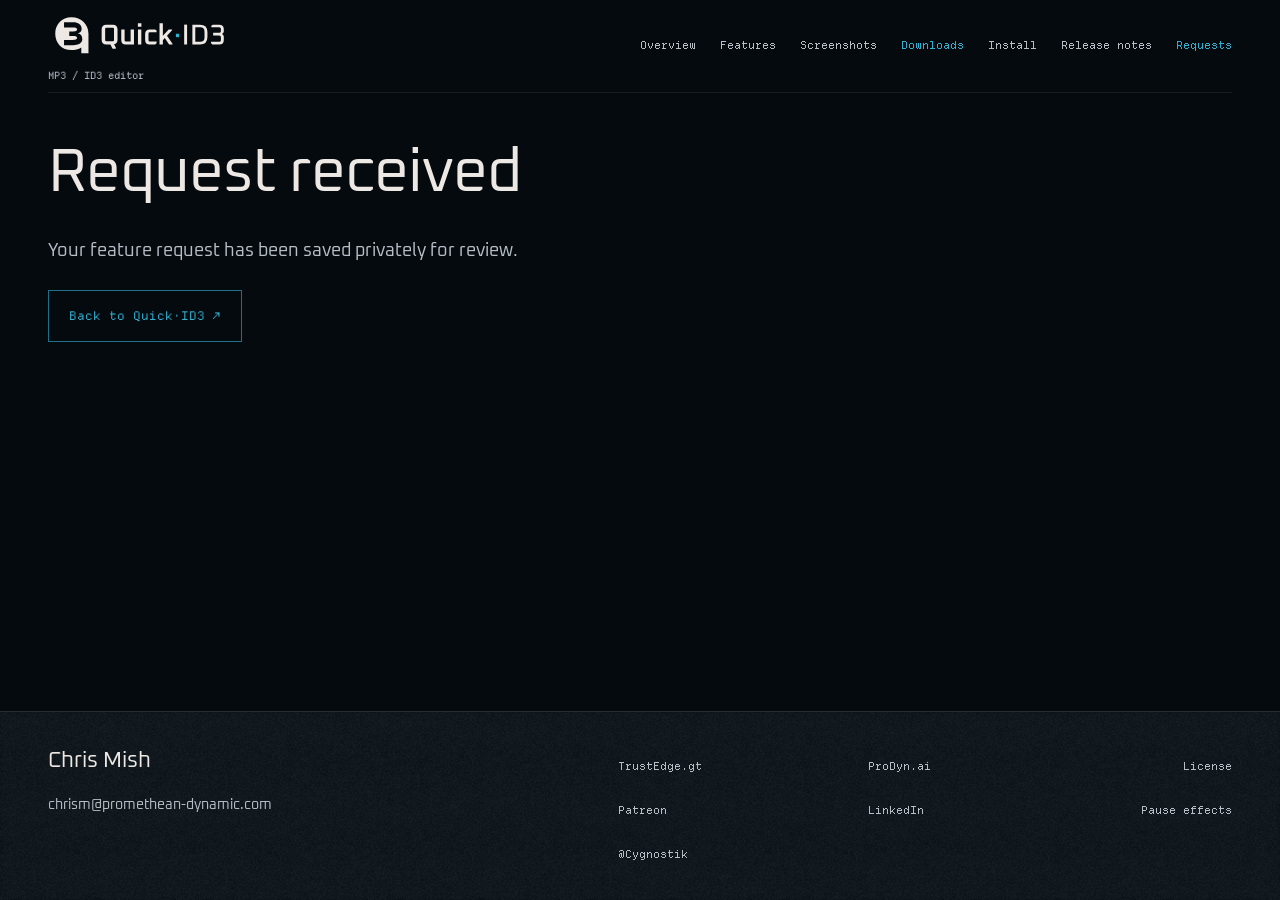
<file: site/request-received.html>
<!doctype html><html lang="en"><head><meta charset="utf-8"><meta name="viewport" content="width=device-width,initial-scale=1"><meta name="theme-color" content="#050A0F"><title>Feature request received — Quick·ID3</title><meta name="description" content="Confirmation that your Quick·ID3 feature request has been saved privately for review. Requests are not published and do not imply a release commitment.">
<link rel="canonical" href="https://quickid3.com/request-received.html">
<meta name="robots" content="noindex,follow">
<meta property="og:type" content="website">
<meta property="og:locale" content="en_US">
<meta property="og:site_name" content="Quick·ID3">
<meta property="og:title" content="Feature request received — Quick·ID3">
<meta property="og:description" content="Confirmation that your Quick·ID3 feature request has been saved privately for review. Requests are not published and do not imply a release commitment.">
<meta property="og:url" content="https://quickid3.com/request-received.html">
<meta property="og:image" content="https://quickid3.com/assets/social/feature-requests-beta2-v1.jpg">
<meta property="og:image:secure_url" content="https://quickid3.com/assets/social/feature-requests-beta2-v1.jpg">
<meta property="og:image:type" content="image/jpeg">
<meta property="og:image:width" content="1200">
<meta property="og:image:height" content="630">
<meta property="og:image:alt" content="Quick·ID3 feature requests card with the logo, Mac &amp; Windows beta 0.1.0-beta.2 label, and a pile of six TVs and monitors. Four screens show native app captures with test tracks; two show static.">
<meta name="twitter:card" content="summary_large_image">
<meta name="twitter:title" content="Feature request received — Quick·ID3">
<meta name="twitter:description" content="Confirmation that your Quick·ID3 feature request has been saved privately for review. Requests are not published and do not imply a release commitment.">
<meta name="twitter:image" content="https://quickid3.com/assets/social/feature-requests-beta2-v1.jpg">
<meta name="twitter:image:alt" content="Quick·ID3 feature requests card with the logo, Mac &amp; Windows beta 0.1.0-beta.2 label, and a pile of six TVs and monitors. Four screens show native app captures with test tracks; two show static.">
<link rel="icon" href="/favicon.ico" sizes="16x16 32x32 48x48" type="image/x-icon">
<link rel="icon" href="/assets/icons/favicon-32.png" sizes="32x32" type="image/png">
<link rel="icon" href="/assets/icons/favicon-48.png" sizes="48x48" type="image/png">
<link rel="apple-touch-icon" href="/assets/icons/apple-touch-icon.png" sizes="180x180">
<link rel="manifest" href="/site.webmanifest">
<script type="application/ld+json">{"@context":"https://schema.org","@graph":[{"@type":"WebPage","@id":"https://quickid3.com/request-received.html#webpage","url":"https://quickid3.com/request-received.html","name":"Feature request received — Quick·ID3","description":"Confirmation that your Quick·ID3 feature request has been saved privately for review. Requests are not published and do not imply a release commitment.","inLanguage":"en-US","isPartOf":{"@id":"https://quickid3.com/#website"},"breadcrumb":{"@id":"https://quickid3.com/request-received.html#breadcrumb"}},{"@type":"BreadcrumbList","@id":"https://quickid3.com/request-received.html#breadcrumb","itemListElement":[{"@type":"ListItem","position":1,"name":"Quick·ID3","item":"https://quickid3.com/"},{"@type":"ListItem","position":2,"name":"Feature requests","item":"https://quickid3.com/feature-requests.html"},{"@type":"ListItem","position":3,"name":"Request received","item":"https://quickid3.com/request-received.html"}]}]}</script>
<link rel="icon" href="assets/favicon.svg" type="image/svg+xml"><link rel="preload" href="assets/fonts/Oxanium-wght.woff2" as="font" type="font/woff2" crossorigin><link rel="preload" href="assets/fonts/DepartureMono-Regular.woff2" as="font" type="font/woff2" crossorigin><link rel="stylesheet" href="assets/dsm-tokens.css"><link rel="stylesheet" href="style.css"><link rel="stylesheet" href="product.css"><script src="screenshots.js" defer></script><script src="signals.js" defer></script><link rel="stylesheet" href="release-preview.css"><link rel="stylesheet" href="multipage.css"><script src="footer.js" defer></script></head><body class="release-mockup multipage"><a class="skip" href="#main">Skip to content</a><header class="site-header"><div class="masthead wrap"><div class="header-brand"><a class="brand" href="index.html" aria-label="Quick·ID3 home"><img src="assets/lockup-dark.svg" width="184" height="44" alt="Quick·ID3"></a><p class="header-info">MP3 / ID3 editor</p></div><nav aria-label="Main navigation"><a href="index.html">Overview</a><a href="features.html">Features</a><a href="screenshots.html">Screenshots</a><a href="downloads.html">Downloads</a><a href="install.html">Install</a><a href="release-notes.html">Release notes</a><a href="feature-requests.html" aria-current="page">Requests</a></nav></div></header><main id="main"><div class="page-head wrap"><h1>Request received</h1></div><div class="request-confirmation wrap"><p>Your feature request has been saved privately for review.</p><a class="button" href="index.html">Back to Quick·ID3 ↗</a></div></main><footer class="glass-footer"><canvas class="footer-snow" aria-hidden="true"></canvas><div class="footer-inner wrap"><div class="footer-identity"><strong>Chris Mish</strong><a href="mailto:chrism@promethean-dynamic.com">chrism@promethean-dynamic.com</a></div><div class="footer-links-compact"><a href="https://TrustEdge.gt/" target="_blank" rel="noopener">TrustEdge.gt</a><a href="https://www.ProDyn.ai/" target="_blank" rel="noopener">ProDyn.ai</a><a href="https://patreon.com/c/chrismish" target="_blank" rel="noopener">Patreon</a><a href="https://linkedin.com/in/chrismish/" target="_blank" rel="noopener">LinkedIn</a><span class="footer-social">@Cygnostik</span></div><div class="footer-utility"><a href="licenses/evaluation-license.txt">License</a><button class="footer-motion" type="button" aria-pressed="false" hidden>Pause effects</button></div></div></footer></body></html>
</file>
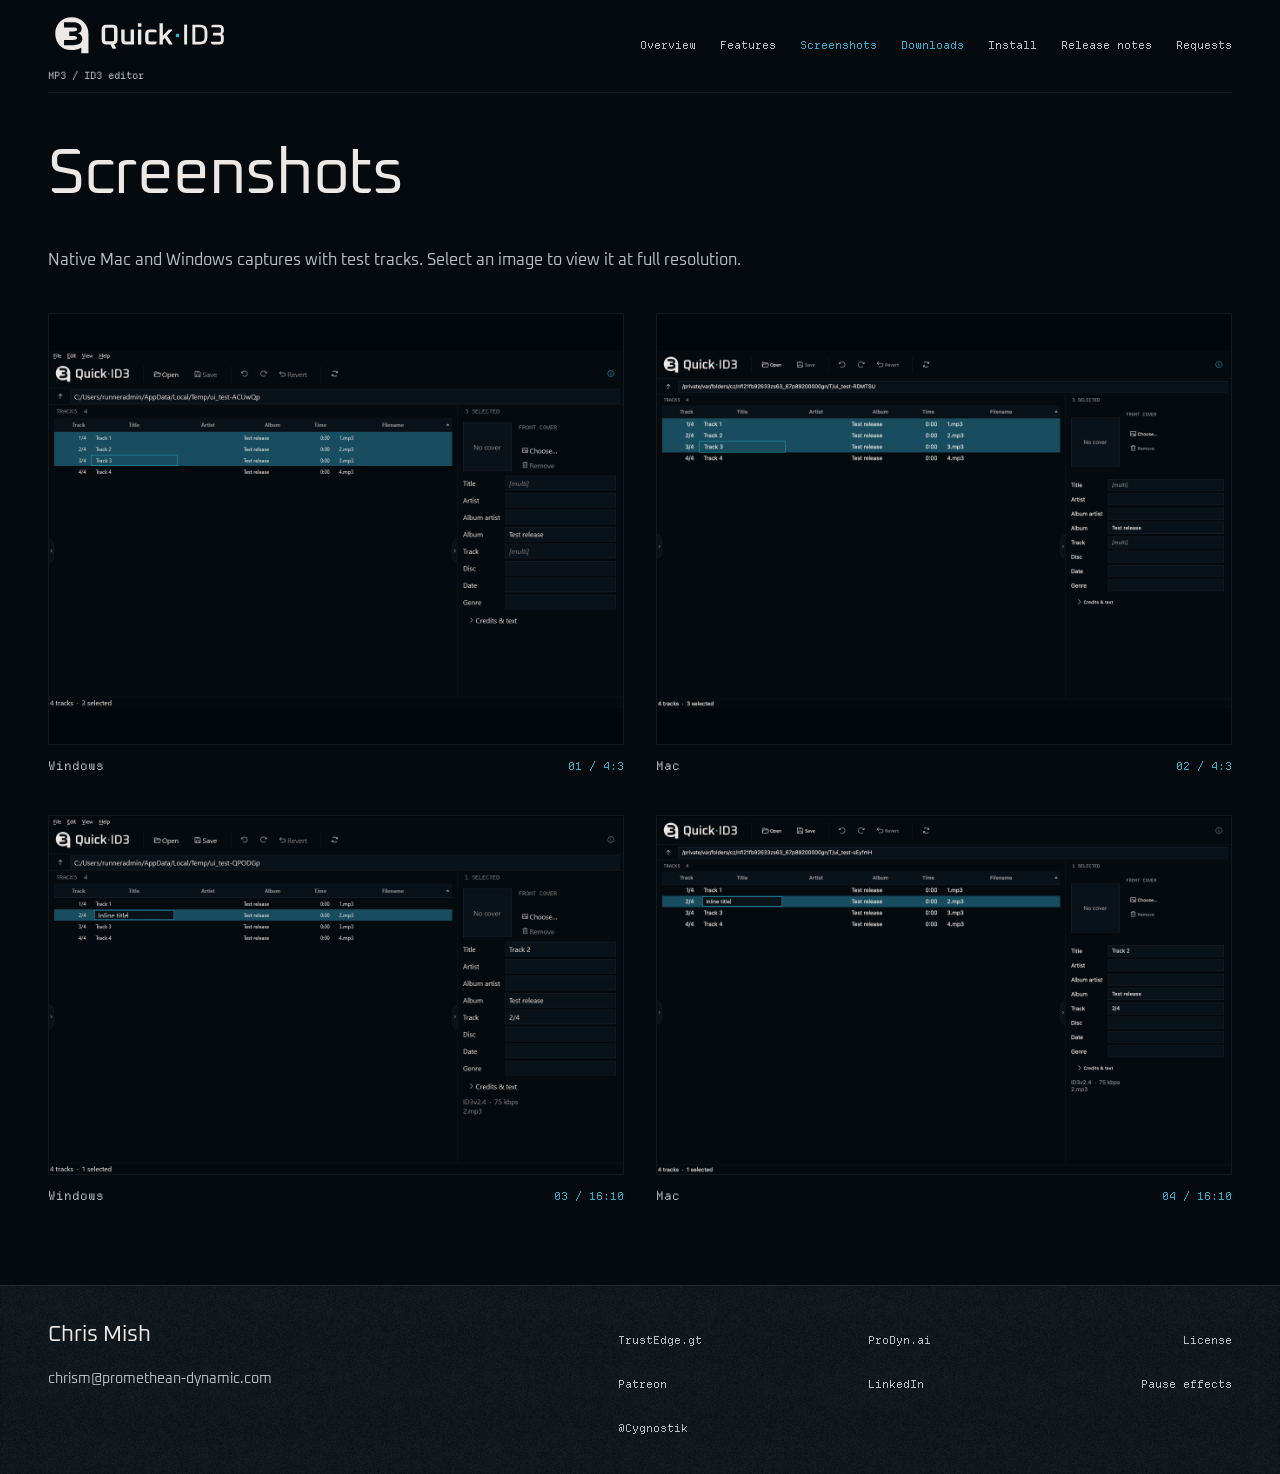
<file: site/screenshots.html>
<!doctype html><html lang="en"><head><meta charset="utf-8"><meta name="viewport" content="width=device-width,initial-scale=1"><meta name="theme-color" content="#050A0F"><title>Mac &amp; Windows screenshots — Quick·ID3</title><meta name="description" content="View native Mac and Windows captures of Quick·ID3 with test tracks, including multi-track selection, mixed metadata and editing. Open full-resolution images.">
<link rel="canonical" href="https://quickid3.com/screenshots.html">
<meta name="robots" content="index,follow,max-image-preview:large">
<meta property="og:type" content="website">
<meta property="og:locale" content="en_US">
<meta property="og:site_name" content="Quick·ID3">
<meta property="og:title" content="Mac &amp; Windows screenshots — Quick·ID3">
<meta property="og:description" content="View native Mac and Windows captures of Quick·ID3 with test tracks, including multi-track selection, mixed metadata and editing. Open full-resolution images.">
<meta property="og:url" content="https://quickid3.com/screenshots.html">
<meta property="og:image" content="https://quickid3.com/assets/social/screenshots-beta2-v1.jpg">
<meta property="og:image:secure_url" content="https://quickid3.com/assets/social/screenshots-beta2-v1.jpg">
<meta property="og:image:type" content="image/jpeg">
<meta property="og:image:width" content="1200">
<meta property="og:image:height" content="630">
<meta property="og:image:alt" content="Quick·ID3 screenshots card with the logo, Mac &amp; Windows beta 0.1.0-beta.2 label, and a pile of six TVs and monitors. Four screens show native app captures with test tracks; two show static.">
<meta name="twitter:card" content="summary_large_image">
<meta name="twitter:title" content="Mac &amp; Windows screenshots — Quick·ID3">
<meta name="twitter:description" content="View native Mac and Windows captures of Quick·ID3 with test tracks, including multi-track selection, mixed metadata and editing. Open full-resolution images.">
<meta name="twitter:image" content="https://quickid3.com/assets/social/screenshots-beta2-v1.jpg">
<meta name="twitter:image:alt" content="Quick·ID3 screenshots card with the logo, Mac &amp; Windows beta 0.1.0-beta.2 label, and a pile of six TVs and monitors. Four screens show native app captures with test tracks; two show static.">
<link rel="icon" href="/favicon.ico" sizes="16x16 32x32 48x48" type="image/x-icon">
<link rel="icon" href="/assets/icons/favicon-32.png" sizes="32x32" type="image/png">
<link rel="icon" href="/assets/icons/favicon-48.png" sizes="48x48" type="image/png">
<link rel="apple-touch-icon" href="/assets/icons/apple-touch-icon.png" sizes="180x180">
<link rel="manifest" href="/site.webmanifest">
<script type="application/ld+json">{"@context":"https://schema.org","@graph":[{"@type":"WebPage","@id":"https://quickid3.com/screenshots.html#webpage","url":"https://quickid3.com/screenshots.html","name":"Mac & Windows screenshots — Quick·ID3","description":"View native Mac and Windows captures of Quick·ID3 with test tracks, including multi-track selection, mixed metadata and editing. Open full-resolution images.","inLanguage":"en-US","isPartOf":{"@id":"https://quickid3.com/#website"},"breadcrumb":{"@id":"https://quickid3.com/screenshots.html#breadcrumb"}},{"@type":"BreadcrumbList","@id":"https://quickid3.com/screenshots.html#breadcrumb","itemListElement":[{"@type":"ListItem","position":1,"name":"Quick·ID3","item":"https://quickid3.com/"},{"@type":"ListItem","position":2,"name":"Screenshots","item":"https://quickid3.com/screenshots.html"}]}]}</script>
<link rel="icon" href="assets/favicon.svg" type="image/svg+xml"><link rel="preload" href="assets/fonts/Oxanium-wght.woff2" as="font" type="font/woff2" crossorigin><link rel="preload" href="assets/fonts/DepartureMono-Regular.woff2" as="font" type="font/woff2" crossorigin><link rel="stylesheet" href="assets/dsm-tokens.css"><link rel="stylesheet" href="style.css"><link rel="stylesheet" href="product.css"><script src="screenshots.js" defer></script><script src="signals.js" defer></script><link rel="stylesheet" href="release-preview.css"><link rel="stylesheet" href="multipage.css"><script src="footer.js" defer></script></head><body class="release-mockup multipage"><a class="skip" href="#main">Skip to content</a><header class="site-header"><div class="masthead wrap"><div class="header-brand"><a class="brand" href="index.html" aria-label="Quick·ID3 home"><img src="assets/lockup-dark.svg" width="184" height="44" alt="Quick·ID3"></a><p class="header-info">MP3 / ID3 editor</p></div><nav aria-label="Main navigation"><a href="index.html">Overview</a><a href="features.html">Features</a><a href="screenshots.html" aria-current="page">Screenshots</a><a href="downloads.html">Downloads</a><a href="install.html">Install</a><a href="release-notes.html">Release notes</a><a href="feature-requests.html">Requests</a></nav></div></header><main id="main" class="gallery wrap"><h1>Screenshots</h1><p class="product-note">Native Mac and Windows captures with test tracks. Select an image to view it at full resolution.</p><div class="screenshot-grid"><figure class="screenshot-panel"><a class="screenshot-image " data-screenshot="windows-crt" href="assets/screenshots/windows-selection.png" aria-label="View full-resolution Windows screenshot: multiple selected tracks and mixed metadata"><img src="assets/screenshots/windows-selection.png" width="1320" height="820" alt="Quick·ID3 on Windows: multiple selected tracks and mixed metadata" decoding="async"></a><figcaption><span>Windows</span><span>01 / 4:3</span></figcaption></figure><figure class="screenshot-panel"><a class="screenshot-image " data-screenshot="mac-crt" href="assets/screenshots/mac-selection.png" aria-label="View full-resolution Mac screenshot: multiple selected tracks and mixed metadata"><img src="assets/screenshots/mac-selection.png" width="2640" height="1640" alt="Quick·ID3 on Mac: multiple selected tracks and mixed metadata" decoding="async"></a><figcaption><span>Mac</span><span>02 / 4:3</span></figcaption></figure><figure class="screenshot-panel"><a class="screenshot-image wide" data-screenshot="windows-lcd" href="assets/screenshots/windows-inline-edit.png" aria-label="View full-resolution Windows screenshot: inline title editing"><img src="assets/screenshots/windows-inline-edit.png" width="1320" height="820" alt="Quick·ID3 on Windows: inline title editing" decoding="async"></a><figcaption><span>Windows</span><span>03 / 16:10</span></figcaption></figure><figure class="screenshot-panel"><a class="screenshot-image wide" data-screenshot="mac-lcd" href="assets/screenshots/mac-inline-edit.png" aria-label="View full-resolution Mac screenshot: inline title editing"><img src="assets/screenshots/mac-inline-edit.png" width="2640" height="1640" alt="Quick·ID3 on Mac: inline title editing" decoding="async"></a><figcaption><span>Mac</span><span>04 / 16:10</span></figcaption></figure></div></main><footer class="glass-footer"><canvas class="footer-snow" aria-hidden="true"></canvas><div class="footer-inner wrap"><div class="footer-identity"><strong>Chris Mish</strong><a href="mailto:chrism@promethean-dynamic.com">chrism@promethean-dynamic.com</a></div><div class="footer-links-compact"><a href="https://TrustEdge.gt/" target="_blank" rel="noopener">TrustEdge.gt</a><a href="https://www.ProDyn.ai/" target="_blank" rel="noopener">ProDyn.ai</a><a href="https://patreon.com/c/chrismish" target="_blank" rel="noopener">Patreon</a><a href="https://linkedin.com/in/chrismish/" target="_blank" rel="noopener">LinkedIn</a><span class="footer-social">@Cygnostik</span></div><div class="footer-utility"><a href="licenses/evaluation-license.txt">License</a><button class="footer-motion" type="button" aria-pressed="false" hidden>Pause effects</button></div></div></footer></body></html>
</file>
<file: site/assets/dsm-tokens.css>
/* ═══════════════════════════════════════════════════════════════════
   ProDyn / Threadline — DESIGN TOKENS  (single source of truth)
   v1.2 — 2026-09-05 — M15-M18 interaction add-on; values retained.
   CP1: body 16px · 4px-grid normalization · square corners law ·
   640px wide-phone breakpoint. CP2/2b: motion registry M1-M14,
   additive M15-M18 contracts live in /dsm/motion/registry.json.
   Data display D1-D10, state colors, --pd-trace, telemetry side
   toolkit + A1 pipeline. M1 canonical = exact prodyn.ai CSS footer.
   M9 canonical = Magnetic Confinement · Toroidal Plasmics.
   DSM: https://agent.prodyn.ai/dsm/  (extends v2026-07-08)
   DEFAULT PAGE ATMOSPHERE: M8 Login Particle Veil, implemented by
   /dsm/assets/m8-login-particle-veil.css + .js. Decorative whole-page
   grids are retired; functional chart/map/telemetry grids remain valid.

   RULES OF USE (binding, for humans and agents):
   1. No raw hex, px radius, shadow, easing, or font-family anywhere
      outside this file. Reference tokens only.
   2. Colors are ROLES, not swatches. Need a new color? Propose a new
      role in the DSM first; do not inline it.
   3. Values were extracted from live ProDyn artifacts (DSM page,
      prodyn.ai, plasma-flame component) — this file codifies existing
      reality, then normalizes small drift to the scales below.
   ═══════════════════════════════════════════════════════════════════ */
:root {

  /* ── COLOR · fields ──────────────────────────────────────────── */
  --pd-field:        #050A0F;              /* primary page field      */
  --pd-void:         #02070B;              /* hero depth, deepest     */
  --pd-section:      #0A1219;              /* alternate panel field   */
  --pd-surface:      rgba(237,232,228,.025);/* faint content panels   */
  --pd-line:         rgba(237,232,228,.08); /* hairline separations   */

  /* ── COLOR · ink ─────────────────────────────────────────────── */
  --pd-ivory:        #EDE8E4;              /* primary text/display    */
  --pd-ivory-muted:  rgba(237,232,228,.58);/* body & support          */
  --pd-ivory-dim:    rgba(237,232,228,.36);/* metadata, microcopy     */

  /* ── COLOR · signal ──────────────────────────────────────────── */
  --pd-signal:       #30B0D0;              /* labels, live, selected  */
  --pd-cyan-deep:    #20708A;              /* gradients, bars, depth  */
  --pd-spark:        #22D3EE;              /* tiny active highlights  */
  --pd-plasma-core:  #EAFBFF;              /* white-hot flame core    */

  /* ── COLOR · warm tertiary (≈5% presence max) ────────────────── */
  --pd-copper:       #C85A2E;              /* intervention, priority  */
  --pd-copper-deep:  #8F3F20;              /* warm depth, underpaint  */
  --pd-copper-soft:  rgba(200,90,46,.16);  /* contained warm tint     */

  /* ── COLOR · state (APPROVED 2026-07-18 — extracted from /dash
        & /ui; same restraint rules as copper) ─────────────────────── */
  --pd-ok:           #43D48A;              /* live, up, healthy       */
  --pd-warn:         #E4A43A;              /* watch state (matches
                                              DSM Amber Spark ref)    */
  --pd-alert:        #E14B5A;              /* errors, failures —
                                              tuned from /ui #FF4757  */
  --pd-trace:        #87ECFF;              /* chart trace highlight —
                                              Q: keep, or fold into
                                              --pd-spark?             */

  /* ── TYPE · families (self-hosted WOFF2 only, no CDN) ────────── */
  --pd-font-display: 'Oxanium ProDyn', Oxanium, system-ui, sans-serif;
  --pd-font-hud:     'Departure Mono ProDyn', 'JetBrains Mono', ui-monospace, monospace;
  --pd-font-body:    'PP Neue Machina ProDyn', 'Oxanium ProDyn', system-ui, sans-serif;
                     /* PPNM license-gated: falls back to Oxanium on
                        public pages until commercial license clears  */

  /* ── TYPE · scale (role-named, not size-named) ───────────────── */
  --fs-micro:   11px;                      /* HUD labels, nav, status */
  --fs-meta:    12px;                      /* timestamps, footnotes   */
  --fs-body-sm: 14px;                      /* dense card copy         */
  --fs-body:    16px;                      /* default body (locked
                                              2026-07-17, Chris)      */
  --fs-lead:    18px;                      /* lead paragraphs, decks  */
  --fs-h3:      23px;
  --fs-h2:      28px;
  --fs-h1:      clamp(32px, 4vw, 56px);
  --fs-display: clamp(34px, 5vw, 74px);
  --fs-hero:    clamp(54px, 8vw, 112px);

  /* ── TYPE · line heights ─────────────────────────────────────── */
  --lh-tight:   1.05;                      /* hero/display            */
  --lh-heading: 1.2;
  --lh-body:    1.6;
  --lh-relaxed: 1.7;                       /* long-form reading       */

  /* ── TYPE · letter spacing ───────────────────────────────────── */
  --ls-hud:          .12em;                /* uppercase mono labels   */
  --ls-hud-wide:     .18em;                /* eyebrow/section marks   */
  --ls-label:        .08em;                /* buttons, small caps     */
  --ls-display:      -.02em;               /* large display type      */
  --ls-display-tight:-.065em;              /* hero numerals only      */

  /* ── SPACE · 4px-grid scale ──────────────────────────────────── */
  --sp-1:  4px;
  --sp-2:  8px;
  --sp-3:  12px;
  --sp-4:  16px;
  --sp-5:  20px;                           /* default card padding    */
  --sp-6:  24px;
  --sp-7:  32px;
  --sp-8:  40px;
  --sp-9:  56px;
  /* section rhythm — vary between sections, don't repeat blindly    */
  --sp-section-sm: 40px;
  --sp-section:    64px;
  --sp-section-lg: 96px;

  /* ── SHAPE · the brand is rectilinear ────────────────────────── */
  --r-0:    0;                             /* DEFAULT. Cards, buttons,
                                              panels, inputs: square  */
  --r-soft: 2px;                           /* rare: tactical bars     */
  --r-dot:  50%;                           /* dots, particles only    */
  --bw-hairline: 1px;                      /* default border          */
  --bw-signal:   2px;                      /* tactical left-edge mark */

  /* ── LIGHT · glow specs (what a glow IS, numerically) ────────── */
  --glow-signal-sm: 0 0 6px  rgba(48,176,208,.60);   /* dots, ticks  */
  --glow-signal:    0 0 12px 2px rgba(48,176,208,.45);/* live edges  */
  --glow-signal-lg: 0 0 24px 6px rgba(48,176,208,.30);/* logo aura,
                                                         hero accents */
  --glow-spark:     0 0 8px  2px rgba(34,211,238,.50);
  --glow-core:      0 0 16px 6px rgba(234,251,255,.55);
  --glow-copper:    0 0 10px 2px rgba(200,90,46,.35); /* rare        */
  /* atmosphere */
  --blur-atmo: 60px;                       /* footer smoke blobs      */
  --blur-fuse: 1.5px;                      /* fusing layered shapes   */

  /* ── ALPHA · opacity steps (rest → emphasis) ─────────────────── */
  --alpha-ghost: .03;                      /* surfaces                */
  --alpha-line:  .08;                      /* hairlines               */
  --alpha-rest:  .12;                      /* hidden-until-hover UI   */
  --alpha-dim:   .36;
  --alpha-muted: .58;

  /* ── MOTION · durations ──────────────────────────────────────── */
  --t-fast:   .3s;                         /* hover, state flips      */
  --t-med:    .45s;                        /* reveals, micro-UI wake  */
  --t-slow:   .9s;                         /* entrances               */
  --t-breathe: 2.4s;                       /* component breathing     */
  /* flame band: 1.2s–5.8s staggered (see plasma-flame component)    */
  --t-ambient:      9s;                    /* atmosphere loops        */
  --t-ambient-slow: 24s;                   /* large smoke drift       */

  /* ── MOTION · easings ────────────────────────────────────────── */
  --ease-brand:    ease-in-out;            /* ambient, breathing —
                                              always alternate, never
                                              snap to frame zero     */
  --ease-enter:    cubic-bezier(.22,1,.36,1); /* entrances (power3)  */
  --ease-hover:    ease;                   /* small state changes     */

  /* ── LAYOUT · breakpoints (use in @media, min-width) ─────────── */
  --bp-sm: 640px;                          /* wide-phone step —
                                              CRITICAL: layouts must
                                              hold on wide phones     */
  --bp-md: 768px;                          /* stack columns below     */
  --bp-lg: 1024px;                         /* full instrument layout  */
  --bp-xl: 1200px;                         /* wide-field extras       */
  /* note: CSS vars don't work in @media; these document the values.
     Agents: hardcode 640/768/1024/1200 in media queries, nothing
     else. Test wide-phone (640–767 landscape) explicitly.           */

  /* ── LAYOUT · z-index registry ───────────────────────────────── */
  --z-atmo:    1;                          /* atmosphere, particles   */
  --z-content: 10;
  --z-nav:     100;
  --z-overlay: 1000;

  /* ── DATA DISPLAY · chart tokens (PROPOSED v0.3) ─────────────── */
  --chart-trace-w:   3px;                  /* line traces, round caps */
  --chart-trace-glow: drop-shadow(0 0 8px rgba(48,176,208,.25));
  --chart-grid:      rgba(237,232,228,.08);/* gridlines = --pd-line   */
  --chart-area-a:    .28;                  /* area fill top alpha →0  */
  --chart-bar-h:     2px;                  /* capability bar height   */
  --chart-node-r:    3px;                  /* constellation nodes 3-4 */
  /* chart rules: inline SVG or canvas only, no chart libraries.
     Primary trace --pd-trace/--pd-signal, secondary --pd-ok.
     viewBox 760x170 standard trend panel, 3 gridlines.              */

  /* ── TELEMETRY · live surfaces (APPROVED 2026-07-17 — side
        toolkit: prebuilt tokenized surfaces for real-data pages.
        No project codenames in DSM or public artifacts.) ─────────── */
  --blur-redact:  5px;                     /* visual mark on SERVER-
                                              redacted placeholders.
                                              Blur is costume, never
                                              containment — sensitive
                                              data must not reach the
                                              browser at all.         */
  --crt-line-gap: 3px;                     /* CRT scanline spacing    */
  --crt-line-a:   .14;                     /* scanline alpha          */
  --crt-flicker:  7s;                      /* breathe, alternate,
                                              never strobe            */
  --feed-row-in:  .3s;                     /* stream row entrance     */
}

/* ── reduced motion: global contract ─────────────────────────────
   Every animated element must remain composed when frozen.        */
@media (prefers-reduced-motion: reduce) {
  *, *::before, *::after {
    animation-duration: .01ms !important;
    animation-iteration-count: 1 !important;
    transition-duration: .01ms !important;
  }
}
</file>
<file: site/style.css>
@font-face{font-family:'Oxanium ProDyn';src:url('assets/fonts/Oxanium-wght.woff2') format('woff2');font-weight:200 800;font-display:swap}
@font-face{font-family:'Departure Mono ProDyn';src:url('assets/fonts/DepartureMono-Regular.woff2') format('woff2');font-weight:400;font-display:swap}
:root{--qid-readable:#b7bec6;--qid-modal-shadow:0 24px 64px #0009}
*{box-sizing:border-box}html{scroll-behavior:smooth;scroll-padding-top:32px}body{margin:0;background:var(--pd-field);color:var(--pd-ivory);font:var(--fs-body)/var(--lh-body) var(--pd-font-body)}a{color:inherit;text-decoration:none}button{font:inherit;color:inherit;cursor:pointer}button:disabled{cursor:default}button,a{-webkit-tap-highlight-color:transparent}a:focus-visible,button:focus-visible{outline:2px solid var(--pd-spark);outline-offset:6px}::selection{background:var(--pd-signal);color:var(--pd-void)}h1,h2,h3,p,figure{margin:0}img{display:block;max-width:100%;height:auto}.wrap{width:calc(100% - 96px);max-width:1344px;margin-inline:auto}.skip{position:fixed;top:-100px;left:16px;padding:12px;background:var(--pd-ivory);color:var(--pd-field);z-index:1000}.skip:focus{top:16px}
.masthead{min-height:104px;display:flex;align-items:center;justify-content:space-between;gap:40px;border-bottom:1px solid var(--pd-line)}.brand{display:block;padding:12px 0}.brand img{width:204px}.masthead nav{display:flex;gap:32px}.masthead nav a{display:flex;align-items:center;min-height:44px;color:var(--qid-readable);font:var(--fs-meta)/1.4 var(--pd-font-hud)}.masthead nav a:hover,.masthead nav a[aria-current=page]{color:var(--pd-signal)}
.hero{display:grid;grid-template-columns:1fr minmax(0,600px);gap:64px;align-items:center;padding-top:48px;padding-bottom:64px;min-height:688px}.hero-copy{padding-left:32px;padding-bottom:16px}h1{font-size:clamp(48px,6vw,88px);line-height:var(--lh-tight);letter-spacing:-.05em;font-weight:500}.platforms{font-size:var(--fs-h3);color:var(--qid-readable);margin-top:20px;font-weight:400}.platform-actions{display:flex;gap:16px;margin-top:40px}.button{border:1px solid var(--pd-cyan-deep);padding:14px 20px;display:inline-flex;align-items:center;justify-content:space-between;gap:32px;min-height:48px;min-width:128px;color:var(--pd-signal);background:transparent;font:var(--fs-meta)/1.4 var(--pd-font-hud);transition:background var(--t-fast) var(--ease-hover)}.button:hover{background:color-mix(in srgb,var(--pd-signal) 10%,transparent)}.button.primary{background:var(--pd-signal);color:var(--pd-void);border-color:var(--pd-signal)}.button.primary:hover{background:var(--pd-spark)}
.pile-group{width:100%;max-width:600px;justify-self:end}.pile-link{display:block;position:relative;line-height:0}.tv-pile{display:block;width:100%;height:auto;overflow:visible}.screen-surface{width:100%;height:100%;overflow:hidden;background:transparent}.screen-surface canvas{display:block;width:100%;height:100%;opacity:.89}.screen-fallback{letter-spacing:1px}.screen-plane.rendered .screen-fallback{display:none}.screen-plane.has-picture foreignObject,.screen-plane.has-picture .screen-fallback{display:none}.pile-controls{display:flex;align-items:center;justify-content:space-between;gap:24px;padding:8px 12px 0;color:var(--qid-readable);font:var(--fs-micro)/1.4 var(--pd-font-hud)}.pile-controls a,.pile-controls button{display:flex;align-items:center;min-height:44px;gap:12px}.pile-controls a:hover,.pile-controls button:hover{color:var(--pd-signal)}#motion-toggle{border:0;background:none;padding:8px 0;font:inherit;color:inherit}#motion-toggle:disabled{opacity:.7}
.downloads{display:grid;grid-template-columns:1fr 1.3fr;gap:64px;align-items:start;border-top:1px solid var(--pd-line);padding:56px 32px 80px}.downloads h2{font-size:36px;line-height:var(--lh-heading);font-weight:400;letter-spacing:var(--ls-display);padding-top:18px}.download-row{display:flex;align-items:center;justify-content:space-between;gap:24px;padding:16px 0 24px;scroll-margin-top:32px}.download-row+.download-row{border-top:1px solid var(--pd-line);padding-top:24px}.download-row h3{font-size:var(--fs-h3);font-weight:400}.footer{min-height:128px;border-top:1px solid var(--pd-line);display:flex;align-items:center;justify-content:space-between;gap:32px}.footer img{width:184px}.footer>span{font:var(--fs-micro)/1.4 var(--pd-font-hud);color:var(--qid-readable)}
.gallery{padding-top:56px;padding-bottom:80px}.gallery h1{font-size:48px;font-weight:400;letter-spacing:var(--ls-display);margin-bottom:40px}.screenshot-grid{display:grid;grid-template-columns:repeat(2,minmax(0,1fr));gap:40px 32px;align-items:start}.screenshot-panel{min-width:0}.screenshot-image{width:100%;aspect-ratio:4/3;background:var(--pd-void);border:1px solid var(--pd-line);display:flex;align-items:center;justify-content:center;position:relative;overflow:hidden}.screenshot-image.wide{aspect-ratio:16/10}.screenshot-image .placeholder{font:var(--fs-micro)/1.4 var(--pd-font-hud);color:var(--qid-readable)}.screenshot-image img{position:absolute;inset:0;width:100%;height:100%;object-fit:contain}.screenshot-panel figcaption{display:flex;justify-content:space-between;align-items:center;gap:16px;padding-top:12px;color:var(--qid-readable);font:var(--fs-meta)/1.5 var(--pd-font-hud)}.screenshot-panel figcaption span:last-child{color:var(--pd-signal);font-size:var(--fs-micro)}
dialog{width:calc(100% - 40px);max-width:520px;color:var(--pd-ivory);background:var(--pd-section);border:1px solid var(--pd-cyan-deep);box-shadow:var(--qid-modal-shadow);padding:0}dialog::backdrop{background:#02070bdd}.dialog-content{padding:32px}.dialog-content h2{font-size:var(--fs-h2);font-weight:500;line-height:var(--lh-heading)}.dialog-content p{margin:20px 0 28px;color:var(--qid-readable)}
@media(max-width:1199px){.wrap{width:calc(100% - 64px)}.hero{grid-template-columns:.9fr 1.1fr;gap:32px;min-height:568px;padding-block:48px}.hero-copy{padding-left:0}h1{font-size:64px}.platforms{font-size:20px}.platform-actions{gap:12px}.platform-actions .button{min-width:108px;padding:14px 16px;gap:20px}.downloads{padding-inline:0;gap:40px}.gallery h1{font-size:40px}}
@media(max-width:767px){.wrap{width:calc(100% - 40px)}.masthead{min-height:116px;flex-wrap:wrap;gap:0;padding:12px 0 4px}.brand img{width:184px}.masthead nav{width:100%;justify-content:space-between;gap:24px}.masthead nav a{font-size:11px}.hero{gap:24px;padding-top:40px;padding-bottom:48px;min-height:480px}h1{font-size:48px}.platforms{font-size:18px;margin-top:16px}.platform-actions{flex-wrap:wrap;margin-top:28px;gap:12px}.platform-actions .button{min-width:96px;font-size:11px;gap:16px;padding:12px}.pile-controls{font-size:9px;padding-inline:0;gap:12px}.downloads{grid-template-columns:1fr 1.2fr;gap:32px;padding-top:40px;padding-bottom:56px}.downloads h2{font-size:28px}.download-row h3{font-size:20px}.download-row .button{min-width:112px;padding:12px;gap:16px}.footer{min-height:112px}.gallery{padding-top:40px;padding-bottom:56px}.gallery h1{font-size:36px;margin-bottom:28px}.screenshot-grid{gap:32px 20px}.screenshot-image .placeholder{font-size:9px}.screenshot-panel figcaption{font-size:11px}}
@media(max-width:639px){.hero{grid-template-columns:1fr;gap:40px;padding-top:44px}.hero-copy{padding:0}h1{font-size:60px}.platforms{font-size:20px}.platform-actions{margin-top:28px}.platform-actions .button{padding:14px 20px;min-width:128px;font-size:12px}.pile-group{max-width:440px;justify-self:center}.pile-controls{font-size:10px;padding-top:12px}.downloads{grid-template-columns:1fr;gap:24px}.downloads h2{font-size:32px;padding:0}.download-row{padding:12px 0 24px}.download-row h3{font-size:23px}.download-row .button{min-width:128px}.footer{gap:16px}.footer>span{font-size:9px}.screenshot-grid{grid-template-columns:1fr;gap:32px}.screenshot-image .placeholder{font-size:11px}.gallery h1{font-size:40px}.screenshot-panel figcaption{font-size:12px}.dialog-content{padding:24px}}
@media(prefers-reduced-motion:reduce){html{scroll-behavior:auto}*,*:before,*:after{animation:none!important;transition:none!important}}
</file>
<file: site/product.css>
.release-eyebrow{font:var(--fs-micro)/1.6 var(--pd-font-hud);color:var(--pd-signal);letter-spacing:.04em;margin-bottom:20px}.product-description{font-size:23px;line-height:1.5;max-width:420px;margin-top:24px;color:var(--qid-readable)}.hero-requirements{font:var(--fs-micro)/1.7 var(--pd-font-hud);margin-top:18px;color:var(--qid-readable)}.hero-windows{font-size:14px;color:var(--qid-readable);margin-top:12px}.content-section{display:grid;grid-template-columns:1fr 1.65fr;gap:64px;padding:64px 32px;border-top:1px solid var(--pd-line)}.content-section h2{font-size:36px;line-height:1.2;font-weight:400;letter-spacing:var(--ls-display)}.feature-list{list-style:none;padding:0;margin:0;display:grid;grid-template-columns:1fr 1fr;gap:0 32px}.feature-list li{padding:16px 0;border-bottom:1px solid var(--pd-line);font-size:16px;color:var(--qid-readable)}.feature-list li:nth-child(-n+2){padding-top:0}.feature-list li:last-child{border:0}.inline-link{display:inline-flex;align-items:center;gap:16px;min-height:44px;color:var(--pd-signal);font:var(--fs-micro)/1.5 var(--pd-font-hud)}.inline-link:hover{text-decoration:underline}.release-summary dl{margin:28px 0 16px}.release-summary dl>div{display:flex;gap:20px;padding:8px 0;font-size:14px}.release-summary dt{width:68px;flex-shrink:0;color:var(--qid-readable)}.release-summary dd{margin:0}.release-summary .release-eyebrow{margin-bottom:12px}.download-details h3{font-size:23px;line-height:1.35;font-weight:500}.download-details>p{margin-top:12px;color:var(--qid-readable)}#mac-download{margin-top:28px}.acceptance{display:grid;grid-template-columns:22px 1fr;gap:14px;padding:20px 0 24px;border-top:1px solid var(--pd-line);font-size:14px;color:var(--qid-readable)}.acceptance input{width:20px;height:20px;margin:3px 0 0;accent-color:var(--pd-signal)}.acceptance input:focus-visible{outline:2px solid var(--pd-spark);outline-offset:4px}.acceptance label{cursor:pointer;min-height:44px}.acceptance a{color:var(--pd-ivory);text-decoration:underline;text-underline-offset:3px}.acceptance a:hover{color:var(--pd-signal)}.download-filename{font:10px/1.7 var(--pd-font-hud);overflow-wrap:anywhere;margin-top:12px!important}.windows-status{margin-top:32px;padding-top:24px;border-top:1px solid var(--pd-line)}.windows-status h3{font-size:18px}.windows-status p{color:var(--qid-readable);font-size:14px;margin-top:8px}.install-steps{margin:0;padding-left:24px;color:var(--qid-readable)}.install-steps li{padding:0 0 16px 8px}.install-steps li::marker{font-family:var(--pd-font-hud);font-size:12px;color:var(--pd-signal)}.install-steps strong{font-weight:500;color:var(--pd-ivory)}.install-note{font-size:14px;color:var(--qid-readable);margin-bottom:16px}.first-open>div:first-child .inline-link{margin-top:16px}.release-page{padding-top:64px;padding-bottom:80px}.release-page h1{font-size:56px;letter-spacing:-.03em}.release-lead{font-size:18px;color:var(--qid-readable);margin:20px 0 12px}.release-page section{max-width:880px;margin:32px 0;padding-top:28px;border-top:1px solid var(--pd-line)}.release-page section h2{font-size:28px;font-weight:400;margin-bottom:20px}.release-page section p,.release-page li{color:var(--qid-readable)}.release-page ul{padding-left:20px;margin:0}.release-page li{padding:0 0 12px 8px}.release-page li::marker{color:var(--pd-cyan-deep)}
@media(max-width:1199px){.content-section{padding-inline:0;gap:40px;grid-template-columns:1fr 1.5fr}.product-description{font-size:20px}.feature-list{grid-template-columns:1fr}.feature-list li:nth-child(2){padding-top:16px}.release-summary dl>div{font-size:13px}}
@media(max-width:767px){.masthead nav{gap:12px}.masthead nav a{font-size:10px}.content-section{grid-template-columns:1fr;gap:32px;padding:40px 0}.content-section h2{font-size:32px}.feature-list{grid-template-columns:1fr 1fr;gap:0 24px}.feature-list li:nth-child(2){padding-top:0}.product-description{font-size:18px;margin-top:20px}.hero-copy .platform-actions .button{font-size:10px;gap:16px}.hero-requirements{font-size:9px}.hero-windows{font-size:13px}.release-eyebrow{font-size:10px}.release-page{padding-top:40px}.release-page h1{font-size:40px}.release-page section h2{font-size:25px}}
@media(max-width:639px){.hero-copy .platform-actions .button{font-size:12px}.product-description{font-size:22px}.hero-requirements{font-size:10px}.feature-list{grid-template-columns:1fr}.feature-list li:nth-child(2){padding-top:16px}.download-details h3{font-size:22px}.release-page h1{font-size:36px}.release-lead{font-size:16px}.acceptance{gap:12px}.release-summary dl>div{font-size:14px}}
</file>
<file: site/release-preview.css>
/* Release-focused alternative; existing canonical tokens and identity. */
.release-mockup{background:var(--pd-field)}
.release-mockup .wrap{max-width:1280px;width:calc(100% - 96px)}
.release-mockup .masthead{min-height:104px;padding:0;gap:32px}
.release-mockup .masthead .brand img{width:184px}
.release-mockup .masthead nav{gap:32px}
.release-mockup .masthead nav a{min-height:44px;display:inline-flex;align-items:center}
.release-mockup .masthead nav a:last-child{color:var(--pd-signal)}
.release-mockup .hero{grid-template-columns:1fr 1.04fr;min-height:624px;gap:48px;padding:64px 0 56px;align-items:center}
.release-mockup .hero-copy{padding:0;min-width:0}
.release-mockup .hero h1{font-size:clamp(60px,7.4vw,104px);line-height:1.05;font-weight:400;letter-spacing:var(--ls-display)}
.release-mockup .release-eyebrow{font-size:11px;letter-spacing:var(--ls-label);margin-bottom:24px}
.release-mockup .product-description{font-size:clamp(24px,2.3vw,32px);line-height:1.35;max-width:470px;margin-top:28px;color:var(--pd-ivory)}
.release-mockup .platform-actions{margin-top:36px;gap:24px;align-items:center;flex-wrap:wrap}
.release-mockup .button{min-height:52px;letter-spacing:0;font-size:12px}
.release-mockup .primary{background:var(--pd-ivory);color:var(--pd-field);border-color:var(--pd-ivory)}
.release-mockup .primary:hover{background:var(--pd-signal);border-color:var(--pd-signal);color:var(--pd-void)}
.release-mockup .hero-requirements{font-size:11px;margin-top:20px;line-height:1.8}
.release-mockup .hero-signing{font-size:13px;color:var(--qid-readable);margin-top:8px}
.release-mockup .pile-group{max-width:570px}
.release-mockup .pile-controls{padding-inline:0;font-size:10px}
.release-mockup .facts-line{display:flex;justify-content:space-between;flex-wrap:wrap;gap:16px 32px;padding:24px 0;border-top:1px solid var(--pd-line);border-bottom:1px solid var(--pd-line);font:11px/1.6 var(--pd-font-hud);color:var(--qid-readable)}
.release-mockup .facts-line strong{color:var(--pd-ivory);font-weight:400}
.release-mockup .editor-section{padding:88px 0 80px}
.release-mockup .section-heading{display:grid;grid-template-columns:1fr 1fr;gap:64px;align-items:end;margin-bottom:36px}
.release-mockup h2{font-weight:400;line-height:1.15;font-size:clamp(32px,3.2vw,44px);letter-spacing:var(--ls-display)}
.release-mockup .section-heading p{font-size:18px;line-height:1.6;color:var(--qid-readable);max-width:540px}
.release-mockup .editor-frame{border:1px solid var(--pd-line);background:var(--pd-void)}
.release-mockup .editor-frame>a{display:block;line-height:0}
.release-mockup .editor-frame img{width:100%;height:auto;display:block}
.release-mockup .editor-frame figcaption{border-top:1px solid var(--pd-line);padding:16px 24px;display:flex;justify-content:space-between;gap:16px;align-items:center;font:11px/1.6 var(--pd-font-hud);color:var(--qid-readable)}
.release-mockup .editor-frame figcaption a{color:var(--pd-signal);min-height:44px;display:inline-flex;align-items:center}
.release-mockup .capability-section{display:grid;grid-template-columns:.8fr 1.4fr;gap:88px;border-top:1px solid var(--pd-line);padding:64px 0 80px}
.release-mockup .capability-section .section-intro{font-size:18px;color:var(--qid-readable);max-width:330px;margin-top:24px}
.release-mockup .capability-list{margin:0}
.release-mockup .capability-list>div{display:grid;grid-template-columns:170px 1fr;gap:32px;padding:24px 0;border-bottom:1px solid var(--pd-line)}
.release-mockup .capability-list>div:first-child{padding-top:0}
.release-mockup .capability-list>div:last-child{border:0;padding-bottom:0}
.release-mockup .capability-list dt{font-size:18px;color:var(--pd-ivory)}
.release-mockup .capability-list dd{margin:0;color:var(--qid-readable);font-size:16px;line-height:1.65}
.release-mockup .download-section{padding:64px 0 72px;grid-template-columns:.8fr 1.4fr;gap:88px}
.release-mockup .download-details{padding:32px;background:var(--pd-surface);border:1px solid var(--pd-line)}
.release-mockup .download-details h3{font-size:23px;font-weight:400}
.release-mockup .release-summary dl{margin-top:32px}
.release-mockup .release-summary dl>div{padding:12px 0;border-bottom:1px solid var(--pd-line)}
.release-mockup .release-summary dt{width:92px}
.release-mockup .release-summary dd{flex:1}
.release-mockup .download-filename{font-size:10px;overflow-wrap:anywhere}
.release-mockup .windows-status{padding-top:24px;margin-top:28px}
.release-mockup .windows-status h3{font-size:18px}
.release-mockup .install-section{border-top:1px solid var(--pd-line);padding:56px 0 72px;display:grid;grid-template-columns:.8fr 1.4fr;gap:88px}
.release-mockup .install-section h2{font-size:32px}
.release-mockup details{border-bottom:1px solid var(--pd-line)}
.release-mockup summary{padding:20px 0;cursor:pointer;font-size:18px;min-height:64px;list-style-position:inside}
.release-mockup summary:hover{color:var(--pd-signal)}
.release-mockup details .answer{padding:0 0 24px;color:var(--qid-readable);line-height:1.7;font-size:16px}
.release-mockup .answer p+p{margin-top:16px}
.release-mockup .answer .inline-link{margin-top:16px}
.release-mockup .install-steps{padding-left:24px}
.release-mockup .install-steps li{padding-left:8px}
.release-mockup .install-note{font-size:13px}
.release-mockup .footer{min-height:144px;padding-block:24px;gap:32px;flex-wrap:wrap}
.release-mockup .footer-links{display:flex;flex-wrap:wrap;gap:24px;font:11px/1.6 var(--pd-font-hud);color:var(--qid-readable)}
.release-mockup .footer-links a{min-height:44px;display:inline-flex;align-items:center}
.release-mockup .gallery{padding-top:64px}
.release-mockup .gallery .product-note{margin:0 0 40px;max-width:720px;color:var(--qid-readable)}
.release-mockup .gallery h1,.release-mockup .release-page h1{font-size:clamp(40px,5vw,64px)}
.release-mockup .release-page{padding-top:64px}
@media(max-width:1199px){.release-mockup .wrap{width:calc(100% - 64px)}.release-mockup .hero{gap:24px;min-height:560px}.release-mockup .hero h1{font-size:72px}.release-mockup .capability-section,.release-mockup .download-section,.release-mockup .install-section{gap:48px}.release-mockup .capability-list>div{grid-template-columns:130px 1fr;gap:24px}}
@media(max-width:767px){.release-mockup .wrap{width:calc(100% - 40px)}.release-mockup .masthead{padding-top:16px;gap:8px;min-height:124px}.release-mockup .masthead nav{gap:12px}.release-mockup .hero{padding:48px 0;min-height:0;gap:24px}.release-mockup .hero h1{font-size:52px}.release-mockup .product-description{font-size:23px;margin-top:20px}.release-mockup .release-eyebrow{font-size:10px;margin-bottom:20px}.release-mockup .platform-actions{gap:12px;margin-top:24px}.release-mockup .button{font-size:11px;padding-inline:16px}.release-mockup .hero-requirements{font-size:10px}.release-mockup .facts-line{font-size:10px;justify-content:flex-start;gap:16px 32px}.release-mockup .editor-section{padding:56px 0}.release-mockup .section-heading{gap:24px;grid-template-columns:1fr 1fr}.release-mockup .section-heading p{font-size:16px}.release-mockup .capability-section,.release-mockup .download-section,.release-mockup .install-section{grid-template-columns:1fr;gap:32px;padding:48px 0}.release-mockup .capability-section .section-intro{max-width:520px;margin-top:16px}.release-mockup .download-details{padding:24px}.release-mockup .capability-list>div{grid-template-columns:160px 1fr}.release-mockup .gallery{padding-top:40px}}
@media(max-width:639px){.release-mockup .hero{grid-template-columns:1fr;gap:40px}.release-mockup .hero h1{font-size:clamp(52px,13vw,76px)}.release-mockup .product-description{font-size:27px;max-width:380px}.release-mockup .pile-group{max-width:440px}.release-mockup .hero-signing{font-size:12px}.release-mockup .section-heading{grid-template-columns:1fr;gap:20px;margin-bottom:24px}.release-mockup .editor-frame figcaption{padding:12px 16px;align-items:flex-start;flex-direction:column;gap:4px}.release-mockup .capability-list>div{grid-template-columns:1fr;gap:12px}.release-mockup .capability-list dt{font-size:20px}.release-mockup .download-details{padding:20px}.release-mockup .download-details .button{width:100%;justify-content:space-between}.release-mockup .footer{gap:16px}.release-mockup .footer-links{gap:12px 24px}.release-mockup .facts-line{gap:12px 24px}.release-mockup .gallery .product-note{margin-bottom:24px}}
</file>
<file: site/multipage.css>
/* Multi-page composition and the Quick·ID3 dusty-glass footer. */
.multipage{min-height:100svh;display:flex;flex-direction:column}
.multipage main{flex:1}
.site-header{position:sticky;top:0;z-index:var(--z-nav);background:var(--pd-field)}
.multipage .masthead{min-height:92px;gap:24px;padding:8px 0}
.header-brand{flex-shrink:0}
.header-brand .brand{padding:4px 0}
.header-info{font:10px/1.6 var(--pd-font-hud);color:var(--qid-readable);margin-left:0;margin-top:4px}
.multipage .masthead nav{gap:24px}
.multipage .masthead nav a{font-size:11px;white-space:nowrap}
.multipage .masthead nav a[href="downloads.html"]{color:var(--pd-signal)}
.multipage .masthead nav a:last-child:not([aria-current]){color:var(--qid-readable)}
.multipage.home-page .hero{min-height:570px;padding:32px 0;gap:40px}
.multipage.home-page .hero h1{font-size:clamp(52px,6.3vw,88px)}
.multipage.home-page .product-description{font-size:27px;max-width:440px;margin-top:24px}
.multipage.home-page .pile-group{max-width:500px}
.multipage.home-page .release-eyebrow{margin-bottom:20px}
.multipage.home-page .hero-signing{font-size:12px}
.home-links{display:flex;flex-wrap:wrap;gap:8px 24px;margin-top:12px}
.home-links a{font:11px/1.5 var(--pd-font-hud);color:var(--qid-readable);min-height:44px;display:flex;align-items:center}
.home-links a:hover{color:var(--pd-signal)}
.page-head{padding:48px 0 32px}
.page-head h1{font-size:clamp(36px,4.8vw,64px);font-weight:400;letter-spacing:var(--ls-display)}
.page-head>p:not(.release-eyebrow){font-size:18px;color:var(--qid-readable);max-width:660px;margin-top:20px}
.multipage .download-section{border-top:0;padding-top:8px}
.multipage .capability-section{padding-top:0;border-top:0}
.multipage .editor-section{padding-top:0}
.multipage .install-section{border:0;padding-top:0;grid-template-columns:.7fr 1.3fr}
.multipage .install-section .install-nav{color:var(--qid-readable);max-width:330px}
.multipage .gallery,.multipage .release-page{padding-top:48px}
.request-layout{display:grid;grid-template-columns:.65fr 1.35fr;gap:80px;padding-bottom:64px}
.request-aside{color:var(--qid-readable);font-size:16px;max-width:320px}
.request-aside p+p{margin-top:24px}
.request-form{max-width:720px;min-width:0}
.field{margin-bottom:24px}
.field label{display:block;font-size:16px;margin-bottom:8px}
.field input,.field textarea,.field select{font:16px/1.5 var(--pd-font-body);width:100%;padding:12px 16px;min-height:48px;background:var(--pd-section);color:var(--pd-ivory);border:1px solid color-mix(in srgb,var(--pd-ivory) 28%,transparent);border-radius:var(--r-0)}
.field textarea{resize:vertical;min-height:184px}
.field input:focus-visible,.field textarea:focus-visible,.field select:focus-visible{outline:2px solid var(--pd-signal);outline-offset:3px}
.field small{display:block;margin-top:8px;color:var(--qid-readable);font-size:13px}
.trap-field{position:absolute;left:-10000px;top:auto;width:1px;height:1px;overflow:hidden}
.form-note{font-size:13px;color:var(--qid-readable);margin-top:20px}
.form-notice{padding:16px 20px;background:var(--pd-section);border:1px solid var(--pd-line);margin-bottom:24px;font-size:16px}
.form-notice:empty{display:none}
.request-confirmation{max-width:720px;padding-bottom:80px}
.request-confirmation p{margin-bottom:24px;font-size:18px;color:var(--qid-readable)}
.glass-footer{position:relative;isolation:isolate;overflow:hidden;border-top:1px solid color-mix(in srgb,var(--pd-ivory) 16%,transparent);background:var(--pd-void);margin-top:auto}
.footer-snow{position:absolute;inset:0;width:100%;height:100%;z-index:-3;opacity:.22;filter:blur(var(--blur-fuse));pointer-events:none}
.glass-footer::before{content:"";position:absolute;inset:0;z-index:-2;background:color-mix(in srgb,var(--pd-section) 78%,transparent);backdrop-filter:blur(var(--blur-fuse));pointer-events:none}
.glass-footer::after{content:"";position:absolute;inset:0;z-index:-1;background:url('assets/footer-dust.png') repeat;opacity:.035;pointer-events:none}
.footer-inner{padding-block:32px 24px;display:grid;grid-template-columns:1.1fr 1fr auto;gap:24px 48px;align-items:start;position:relative}
.footer-identity strong{font-weight:400;font-size:22px;display:block;margin-bottom:4px}
.footer-identity a{font-size:14px;color:var(--qid-readable);display:inline-flex;align-items:center;min-height:44px;overflow-wrap:anywhere}
.footer-links-compact{display:grid;grid-template-columns:1fr 1fr;gap:0 24px;font:11px/1.5 var(--pd-font-hud)}
.footer-links-compact a,.footer-social{min-height:44px;display:flex;align-items:center;color:var(--qid-readable)}
.footer-utility{display:flex;flex-direction:column;align-items:flex-end;font:11px/1.5 var(--pd-font-hud);color:var(--qid-readable)}
.footer-utility a,.footer-motion{min-height:44px;display:flex;align-items:center}
.footer-motion{border:0;background:none;color:var(--qid-readable);padding:0;font:inherit;cursor:pointer}
.footer-motion:disabled{cursor:default}
.footer-motion[hidden]{display:none}
.glass-footer a:hover,.footer-motion:not(:disabled):hover{color:var(--pd-ivory)}
@media(max-width:1199px){.multipage .masthead nav{gap:16px}.multipage .masthead nav a{font-size:10px}.multipage.home-page .hero{min-height:520px}.footer-inner{gap:24px}.request-layout{gap:48px}}
@media(max-width:1023px){.multipage .masthead{flex-wrap:wrap;gap:0;padding-top:12px}.header-brand{display:flex;align-items:center;gap:24px;width:100%}.header-info{margin-top:0}.multipage .masthead nav{width:100%;justify-content:space-between;gap:12px}.multipage .masthead nav a{font-size:11px}.footer-inner{grid-template-columns:1.2fr 1fr}.footer-utility{grid-column:1/-1;flex-direction:row;justify-content:space-between;align-items:center}.request-layout{grid-template-columns:.6fr 1.4fr;gap:32px}}
@media(max-width:767px){.multipage.home-page .hero{min-height:0;padding:36px 0 40px;gap:24px}.multipage.home-page .hero h1{font-size:48px}.multipage.home-page .product-description{font-size:23px}.multipage.home-page .platform-actions{gap:12px}.footer-inner{padding-block:24px 16px}.page-head{padding-top:32px}.request-layout{grid-template-columns:1fr;gap:24px}.request-aside{max-width:600px}.request-aside p+p{margin-top:12px}.multipage .install-section{grid-template-columns:1fr;gap:24px}.multipage .masthead nav a{font-size:10px}}
@media(max-width:639px){.multipage .masthead nav{display:grid;grid-template-columns:repeat(4,1fr);gap:0 8px}.multipage .masthead nav a{font-size:10px;min-height:44px;white-space:normal}.header-brand{gap:16px;justify-content:space-between}.header-info{font-size:9px;max-width:90px}.multipage .masthead .brand img{width:160px}.multipage.home-page .hero{gap:28px;padding-top:32px}.multipage.home-page .hero h1{font-size:clamp(48px,13vw,72px)}.multipage.home-page .product-description{font-size:25px}.multipage.home-page .pile-group{max-width:400px}.multipage.home-page .hero-requirements{font-size:10px}.home-links{gap:4px 20px}.footer-inner{grid-template-columns:1fr;gap:12px}.footer-identity strong{font-size:20px}.footer-identity a{font-size:13px}.footer-links-compact{grid-template-columns:repeat(3,1fr);gap:0 12px;font-size:10px}.footer-utility{grid-column:auto;font-size:10px}.request-layout{padding-bottom:48px}.page-head>p:not(.release-eyebrow){font-size:16px}}
</file>
<file: site/downloads.css>
/* Equal platform choices; download first, supporting details second. */
.simple-downloads{padding:8px 0 48px}
.download-platforms{display:grid;grid-template-columns:repeat(2,minmax(0,1fr));gap:64px;max-width:960px}
.download-platform{border-top:1px solid var(--pd-line);padding-top:24px;min-width:0}
.download-platform h2{font-size:32px}
.platform-requirements{margin-top:16px;color:var(--qid-readable);font-size:16px;line-height:1.6;min-height:52px}
.download-platform .button{width:100%;justify-content:space-between;margin-top:24px}
.platform-format{margin-top:12px;font:11px/1.6 var(--pd-font-hud);color:var(--qid-readable)}
.platform-install{margin-top:24px;color:var(--qid-readable);font-size:14px;line-height:1.6}
.platform-signing{margin-top:12px;color:var(--qid-readable);font-size:13px;line-height:1.6}
.platform-signing a,.download-terms a{color:var(--pd-ivory);text-decoration:underline;text-underline-offset:3px}
.download-terms{margin-top:28px;color:var(--qid-readable);font-size:13px;line-height:1.6}
.download-help{display:flex;flex-wrap:wrap;gap:8px 32px;margin-top:16px}
#download-mac,#download-windows{scroll-margin-top:200px}
.license-content{max-width:800px;padding-bottom:48px}
.license-content section{padding:24px 0;border-top:1px solid var(--pd-line)}
.license-content h2{font-size:28px;margin-bottom:16px}
.license-content p{color:var(--qid-readable);line-height:1.7;margin:12px 0}
.license-content a{color:var(--pd-ivory);text-decoration:underline;text-underline-offset:3px}
@media(max-width:767px){.download-platforms{gap:32px}.platform-requirements{font-size:14px}.download-platform .button{font-size:11px;gap:16px}}
@media(max-width:639px){.download-platforms{grid-template-columns:1fr;gap:32px}.platform-requirements{min-height:0}.simple-downloads{padding-top:0}.download-platform .button{font-size:12px}.download-terms{margin-top:24px}}
</file>
